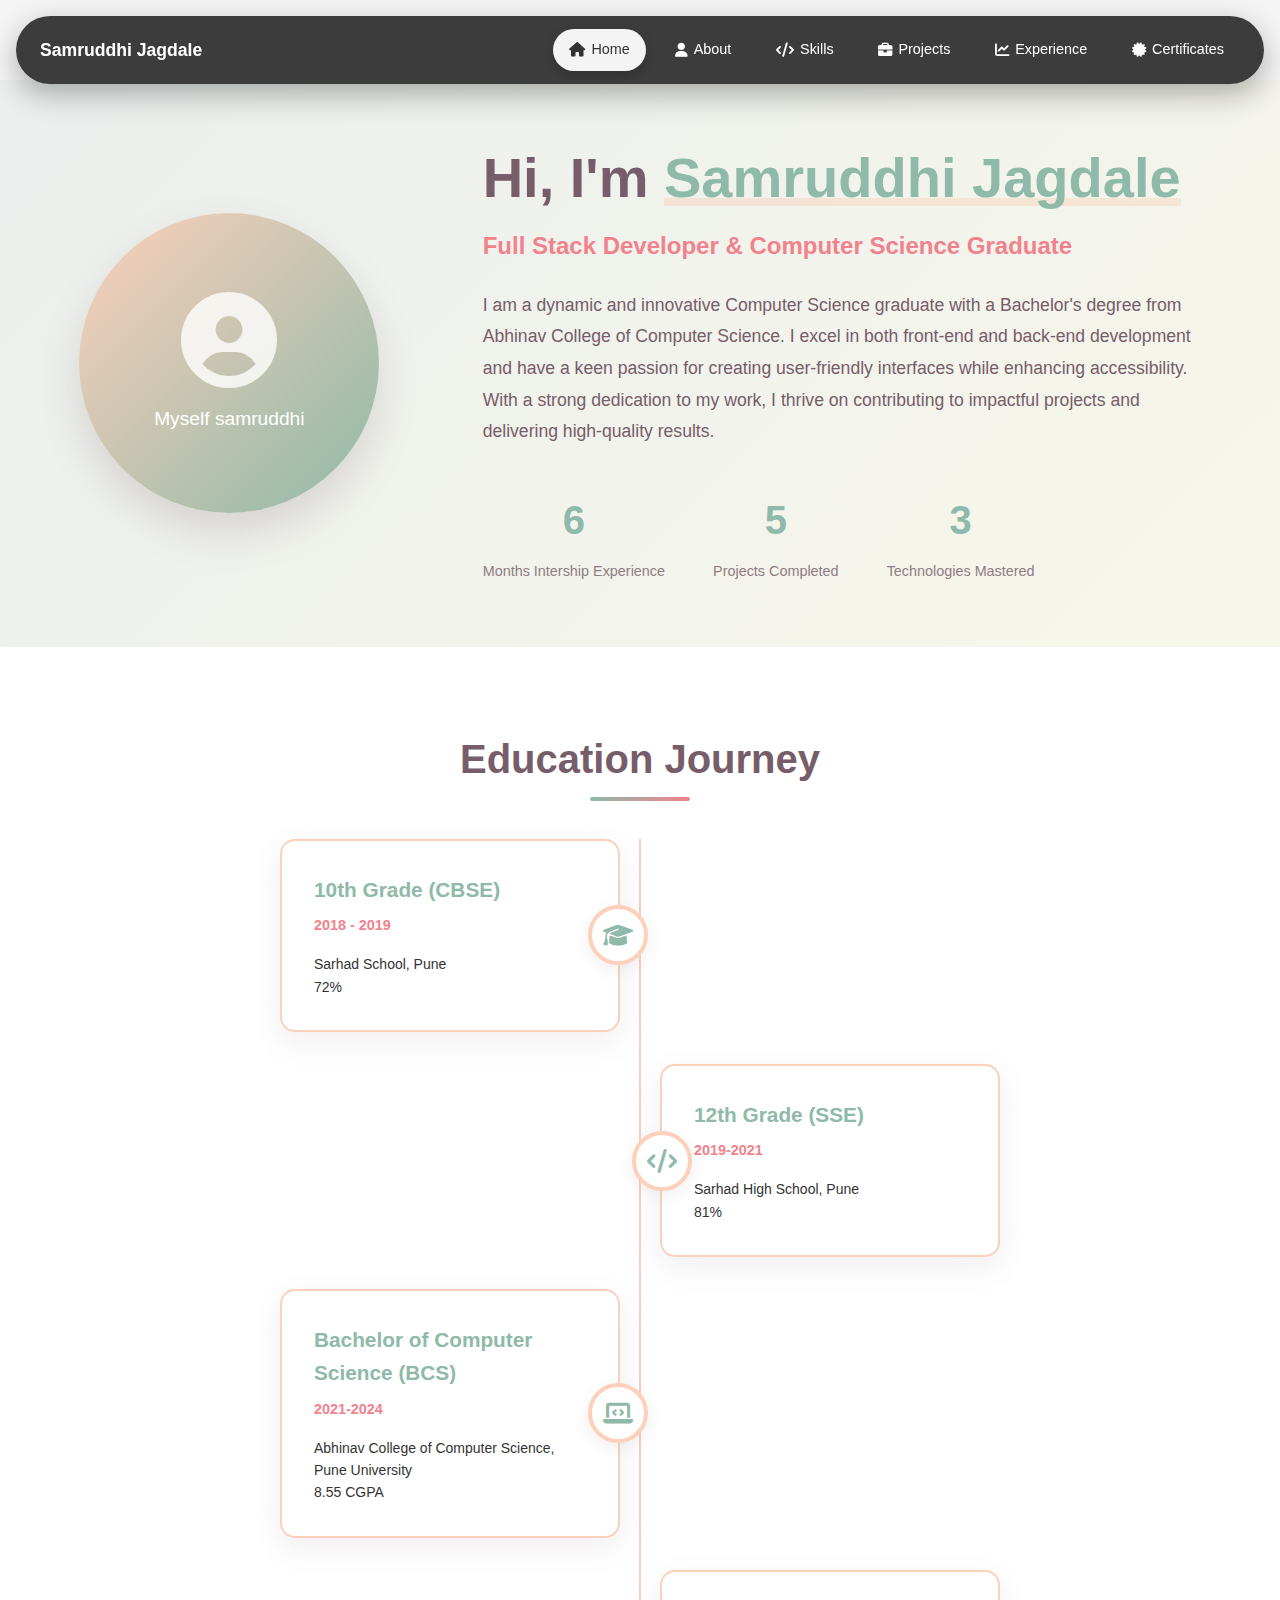
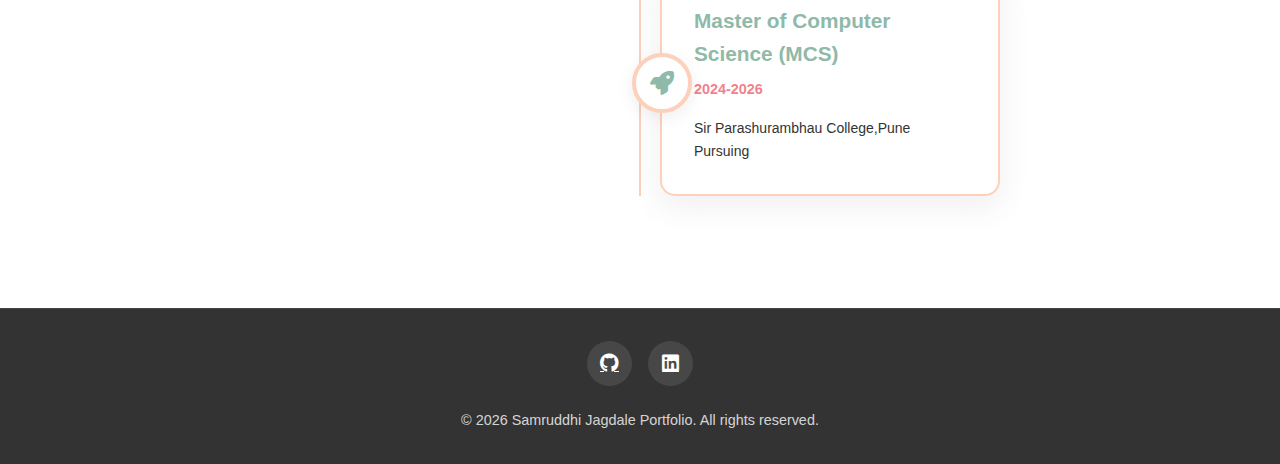
<file: about_me.html>
<!DOCTYPE html>
<html lang="en">
<head>
    <meta charset="UTF-8">
    <meta name="viewport" content="width=device-width, initial-scale=1.0">
    <title>About Me - Samruddhi Jagdale</title>
    <link rel="stylesheet" href="style.css">
    <link rel="stylesheet" href="https://cdnjs.cloudflare.com/ajax/libs/font-awesome/6.4.0/css/all.min.css">
</head>
<body>

    <nav class="navbar" id="navbar">
        <div class="nav-container">
          
            <div class="logo">
                <span>Samruddhi Jagdale</span>
            </div>

            
            <ul class="nav-menu">
                <li class="nav-item">
                    <a href="index.html" class="nav-link active">
                        <i class="fas fa-home"></i>
                        <span>Home</span>
                    </a>
                </li>
                <li class="nav-item">
                    <a href="about_me.html" class="nav-link">
                        <i class="fas fa-user"></i>
                        <span>About</span>
                    </a>
                </li>
                <li class="nav-item">
                    <a href="skills.html" class="nav-link">
                        <i class="fas fa-code"></i>
                        <span>Skills</span>
                    </a>
                </li>
                <li class="nav-item">
                    <a href="projects.html" class="nav-link">
                        <i class="fas fa-briefcase"></i>
                        <span>Projects</span>
                    </a>
                </li>
                <li class="nav-item">
                    <a href="experience.html" class="nav-link">
                        <i class="fas fa-chart-line"></i>
                        <span>Experience</span>
                    </a>
                </li>
                <li class="nav-item">
                    <a href="certificates.html" class="nav-link">
                        <i class="fas fa-certificate"></i>
                        <span>Certificates</span>
                    </a>
                </li>
                
            </ul>
         
            <div class="hamburger" id="hamburger">
                <span class="bar"></span>
                <span class="bar"></span>
                <span class="bar"></span>
            </div>
        </div>
    </nav>

  
    <main class="main-content">
       
        <section id="about-hero" class="about-hero-section">
            <div class="hero-container">
                <div class="hero-image">
                    <div class="image-placeholder">
                        <i class="fas fa-user-circle"></i>
                        <p>Myself samruddhi</p>
                    </div>
                </div>
                <div class="hero-text">
                    <h1 class="hero-title">Hi, I'm <span class="highlight">Samruddhi Jagdale</span></h1>
                    <p class="hero-subtitle">Full Stack Developer & Computer Science Graduate</p>
                    <p class="hero-description">
                       I am a dynamic and innovative Computer Science graduate with a Bachelor's degree from Abhinav College of Computer Science.
                            I excel in both front-end and back-end development and have a keen passion for creating user-friendly interfaces while
                            enhancing accessibility. With a strong dedication to my work, I thrive on contributing to impactful projects and delivering
                            high-quality results.
                    </p>
                    <div class="hero-stats">
                        <div class="stat">
                            <span class="stat-number" data-target="2">6</span>
                            <span class="stat-label">Months Intership Experience</span>
                        </div>
                        <div class="stat">
                            <span class="stat-number" data-target="15">5</span>
                            <span class="stat-label">Projects Completed</span>
                        </div>
                        <div class="stat">
                            <span class="stat-number" data-target="10">3</span>
                            <span class="stat-label">Technologies Mastered</span>
                        </div>
                    </div>
                </div>
            </div>
        </section>

       
        <section id="journey" class="journey-section">
            <div class="section-container">
                <h2 class="section-title">Education Journey</h2>
                <div class="timeline">
                    <div class="timeline-item">
                        <div class="timeline-content">
                            <h3>10th Grade (CBSE)</h3>
                            <p class="timeline-date">2018 - 2019</p>
                            <p>Sarhad School, Pune</p>
                            <p>72%</p>
                            <div class="timeline-icon">
                                <i class="fas fa-graduation-cap"></i>
                            </div>
                        </div>
                    </div>
                    <div class="timeline-item">
                        <div class="timeline-content">
                             <h3>12th Grade (SSE)</h3>
                            <p class="timeline-date">2019-2021</p>
                            <p>Sarhad High School, Pune</p>
                            <p>81%</p>
                            <div class="timeline-icon">
                                <i class="fas fa-code"></i>
                            </div>
                        </div>
                    </div>
                    <div class="timeline-item">
                        <div class="timeline-content">
                             <h3>Bachelor of Computer Science (BCS)</h3>
                            <p class="timeline-date">2021-2024</p>
                            <p>Abhinav College of Computer Science, Pune University</p>
                            <p>8.55 CGPA</p>
                            <div class="timeline-icon">
                                <i class="fas fa-laptop-code"></i>
                            </div>
                        </div>
                    </div>
                    <div class="timeline-item">
                        <div class="timeline-content">
                            <h3>Master of Computer Science (MCS)</h3>
                            <p class="timeline-date">2024-2026</p>
                            <p>Sir Parashurambhau College,Pune</p>
                            <p>Pursuing</p>
                            <div class="timeline-icon">
                                <i class="fas fa-rocket"></i>
                            </div>
                        </div>
                    </div>
                </div>
            </div>
        </section>

        

    
    <footer class="footer">
        <div class="footer-content">
            <div class="social-links">
                <a href="https://github.com/Samurddhi" class="social-link">
                    <i class="fab fa-github"></i>
                </a>
                <a href="https://in.linkedin.com/in/samrudhi-jagdale-922146294" class="social-link">
                    <i class="fab fa-linkedin"></i>
                </a>
                
            </div>
            <p>&copy; 2024 Samruddhi Jagdale Portfolio. All rights reserved.</p>
        </div>
    </footer>


    <script src="script.js"></script>
</body>
</html>
</file>
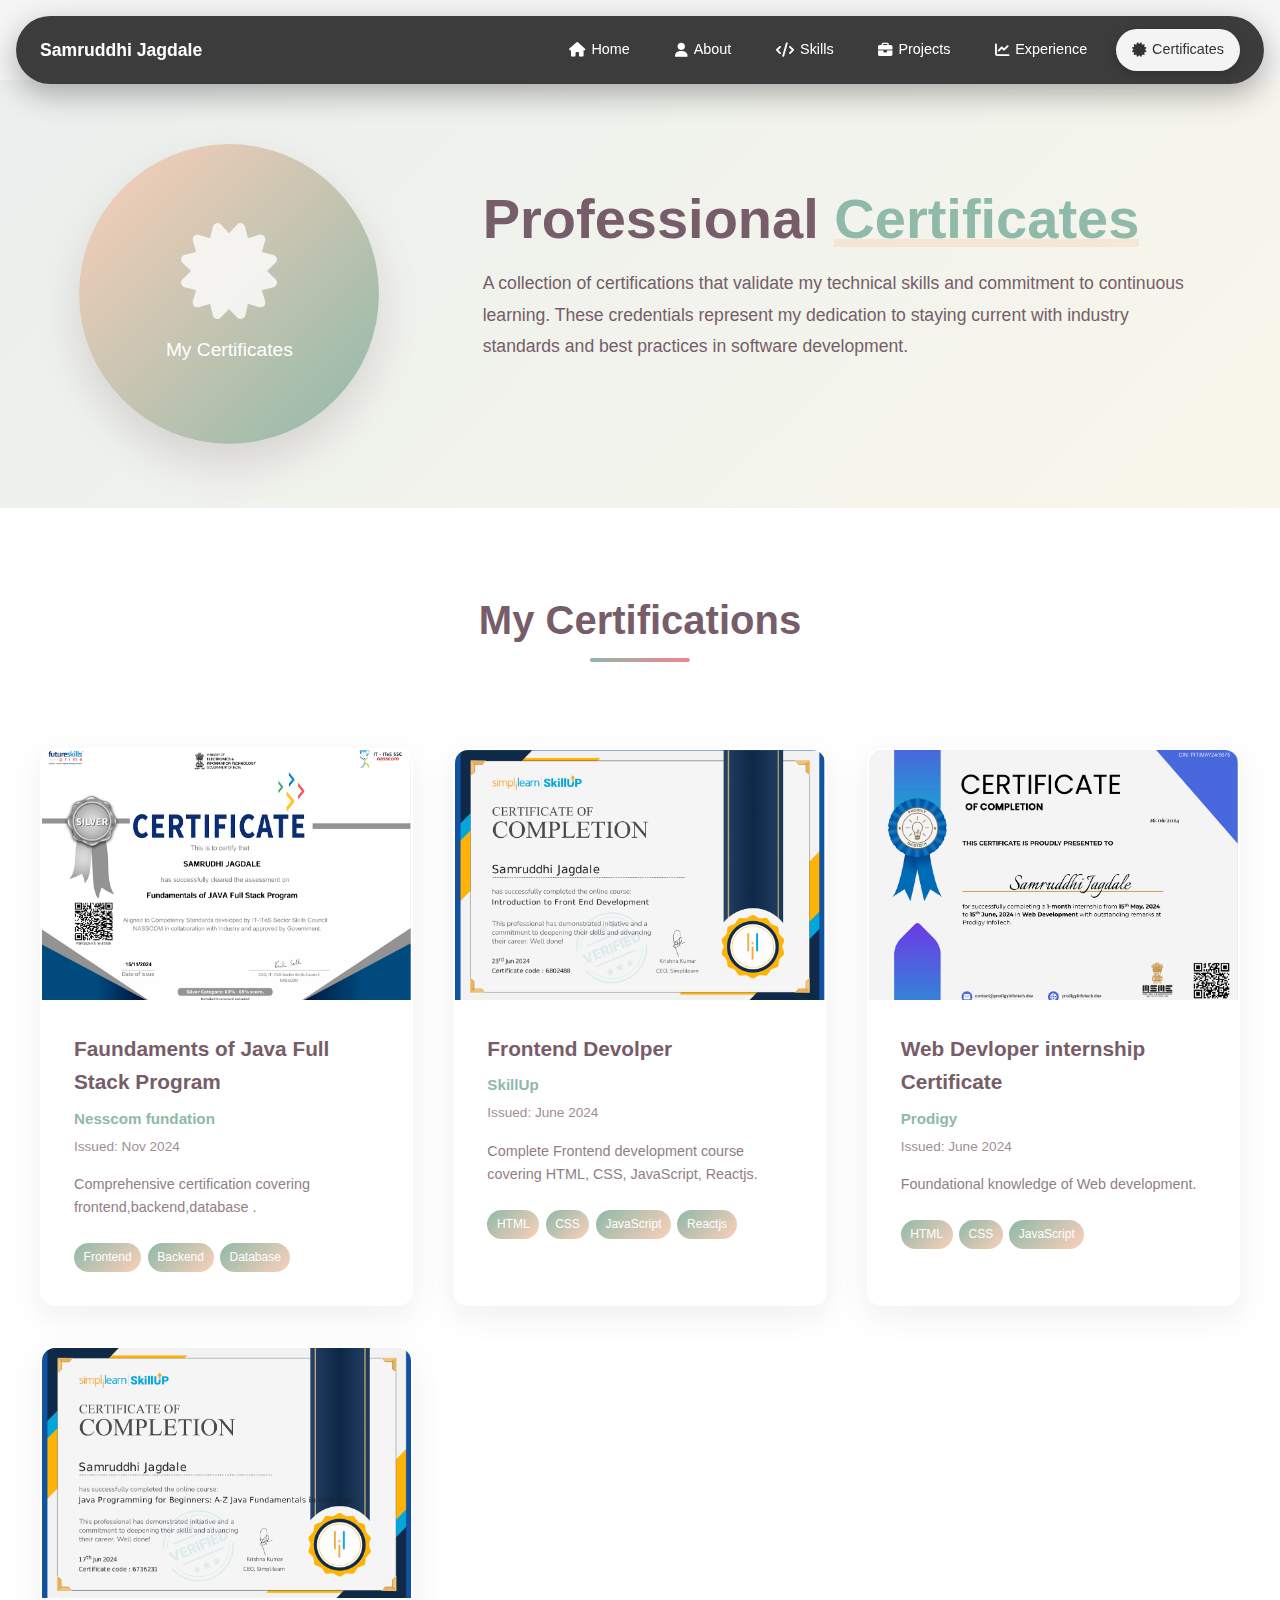
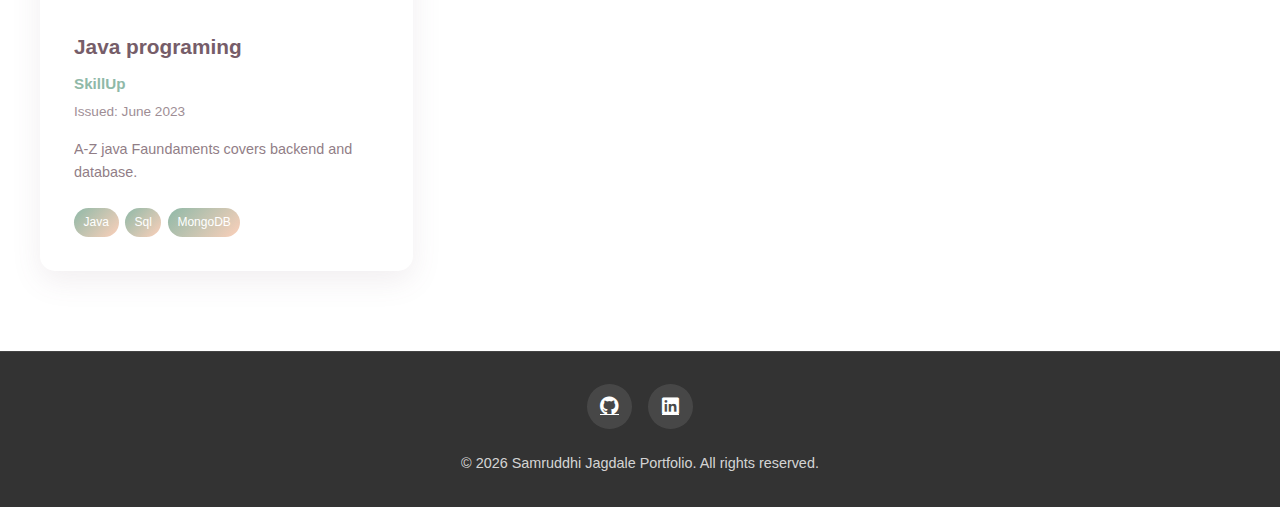
<file: certificates.html>
<!DOCTYPE html>
<html lang="en">
<head>
    <meta charset="UTF-8">
    <meta name="viewport" content="width=device-width, initial-scale=1.0">
    <title>Certificates - Samruddhi Jagdale</title>
    <link rel="stylesheet" href="style.css">
    <link rel="stylesheet" href="https://cdnjs.cloudflare.com/ajax/libs/font-awesome/6.4.0/css/all.min.css">
</head>
<body>

    <nav class="navbar" id="navbar">
        <div class="nav-container">
         
            <div class="logo">
             
                <span>Samruddhi Jagdale</span>
            </div>

            <ul class="nav-menu">
                <li class="nav-item">
                    <a href="index.html" class="nav-link">
                        <i class="fas fa-home"></i>
                        <span>Home</span>
                    </a>
                </li>
                <li class="nav-item">
                    <a href="about.html" class="nav-link">
                        <i class="fas fa-user"></i>
                        <span>About</span>
                    </a>
                </li>
                <li class="nav-item">
                    <a href="skills.html" class="nav-link">
                        <i class="fas fa-code"></i>
                        <span>Skills</span>
                    </a>
                </li>
                <li class="nav-item">
                    <a href="projects.html" class="nav-link">
                        <i class="fas fa-briefcase"></i>
                        <span>Projects</span>
                    </a>
                </li>
                <li class="nav-item">
                    <a href="experience.html" class="nav-link">
                        <i class="fas fa-chart-line"></i>
                        <span>Experience</span>
                    </a>
                </li>
                <li class="nav-item">
                    <a href="certificates.html" class="nav-link active">
                        <i class="fas fa-certificate"></i>
                        <span>Certificates</span>
                    </a>
                </li>
                
            </ul>

            
            <div class="hamburger" id="hamburger">
                <span class="bar"></span>
                <span class="bar"></span>
                <span class="bar"></span>
            </div>
        </div>
    </nav>


    <main class="main-content">
      
        <section id="certificates-hero" class="about-hero-section">
            <div class="hero-container">
                <div class="hero-image">
                    <div class="image-placeholder">
                        <i class="fas fa-certificate"></i>
                        <p>My Certificates</p>
                    </div>
                </div>
                <div class="hero-text">
                    <h1 class="hero-title">Professional <span class="highlight">Certificates</span></h1>
                    <p class="hero-description">
                        A collection of certifications that validate my technical skills and commitment to continuous
                        learning. These credentials represent my dedication to staying current with industry standards
                        and best practices in software development.
                    </p>
                    </div>
                </div>
            </div>
        </section>

   
<section id="certificates-grid" class="journey-section">
    <div class="section-container">
        <h2 class="section-title">My Certifications</h2>

        <div class="certificates-grid">

         
            <div class="certificate-card">
                <div class="certificate-image">
                    <img src="images/c (3).png" alt="Java Full Stack Program">
                </div>
                <div class="certificate-content">
                    <h3>Faundaments of Java Full Stack Program</h3>
                    <p class="certificate-issuer">Nesscom fundation</p>
                    <p class="certificate-date">Issued: Nov 2024</p>
                    <p class="certificate-description">
                        Comprehensive certification covering frontend,backend,database .
                    </p>
                    <div class="certificate-skills">
                        <span class="skill-tag">Frontend</span>
                        <span class="skill-tag">Backend</span>
                        <span class="skill-tag">Database</span>
                        
                    </div>
                </div>
            </div>

            <div class="certificate-card">
                <div class="certificate-image">
                    <img src="images/c (4).png" alt="Frontend Devolper">
                </div>
                <div class="certificate-content">
                    <h3>Frontend Devolper</h3>
                    <p class="certificate-issuer">SkillUp</p>
                    <p class="certificate-date">Issued: June 2024</p>
                    <p class="certificate-description">
                        Complete Frontend development course covering HTML, CSS, JavaScript, Reactjs.
                    </p>
                    <div class="certificate-skills">
                        <span class="skill-tag">HTML</span>
                        <span class="skill-tag">CSS</span>
                        <span class="skill-tag">JavaScript</span>
                        <span class="skill-tag">Reactjs</span>
                    </div>
                </div>
            </div>

  
            <div class="certificate-card">
                <div class="certificate-image">
                    <img src="images/c (1).png" alt="Web Devloper internship">
                </div>
                <div class="certificate-content">
                    <h3>Web Devloper internship Certificate</h3>
                    <p class="certificate-issuer">Prodigy</p>
                    <p class="certificate-date">Issued: June 2024</p>
                    <p class="certificate-description">
                        Foundational knowledge of Web development.
                    </p>
                    <div class="certificate-skills">
                        <span class="skill-tag">HTML</span>
                        <span class="skill-tag">CSS</span>
                        <span class="skill-tag">JavaScript</span>
                    </div>
                </div>
            </div>

     
            <div class="certificate-card">
                <div class="certificate-image">
                    <img src="images/c (2).png" alt="Java programing">
                </div>
                <div class="certificate-content">
                    <h3>Java programing </h3>
                    <p class="certificate-issuer">SkillUp</p>
                    <p class="certificate-date">Issued: June 2023</p>
                    <p class="certificate-description">
                        A-Z java Faundaments covers backend and database.
                    </p>
                    <div class="certificate-skills">
                        <span class="skill-tag">Java</span>
                        <span class="skill-tag">Sql</span>
                        <span class="skill-tag">MongoDB</span>
                    </div>
                </div>
            </div>

        </div>
    </div>
</section>


   
    <footer class="footer">
        <div class="footer-content">
            <div class="social-links">
                <a href="https://github.com/Samurddhi" class="social-link">
                    <i class="fab fa-github"></i>
                </a>
                <a href="https://in.linkedin.com/in/samrudhi-jagdale-922146294" class="social-link">
                    <i class="fab fa-linkedin"></i>
                </a>
                
            </div>
            <p>&copy; 2024 Samruddhi Jagdale Portfolio. All rights reserved.</p>
        </div>
    </footer>

    <script src="script.js"></script>
    
</body>
</html>
</file>
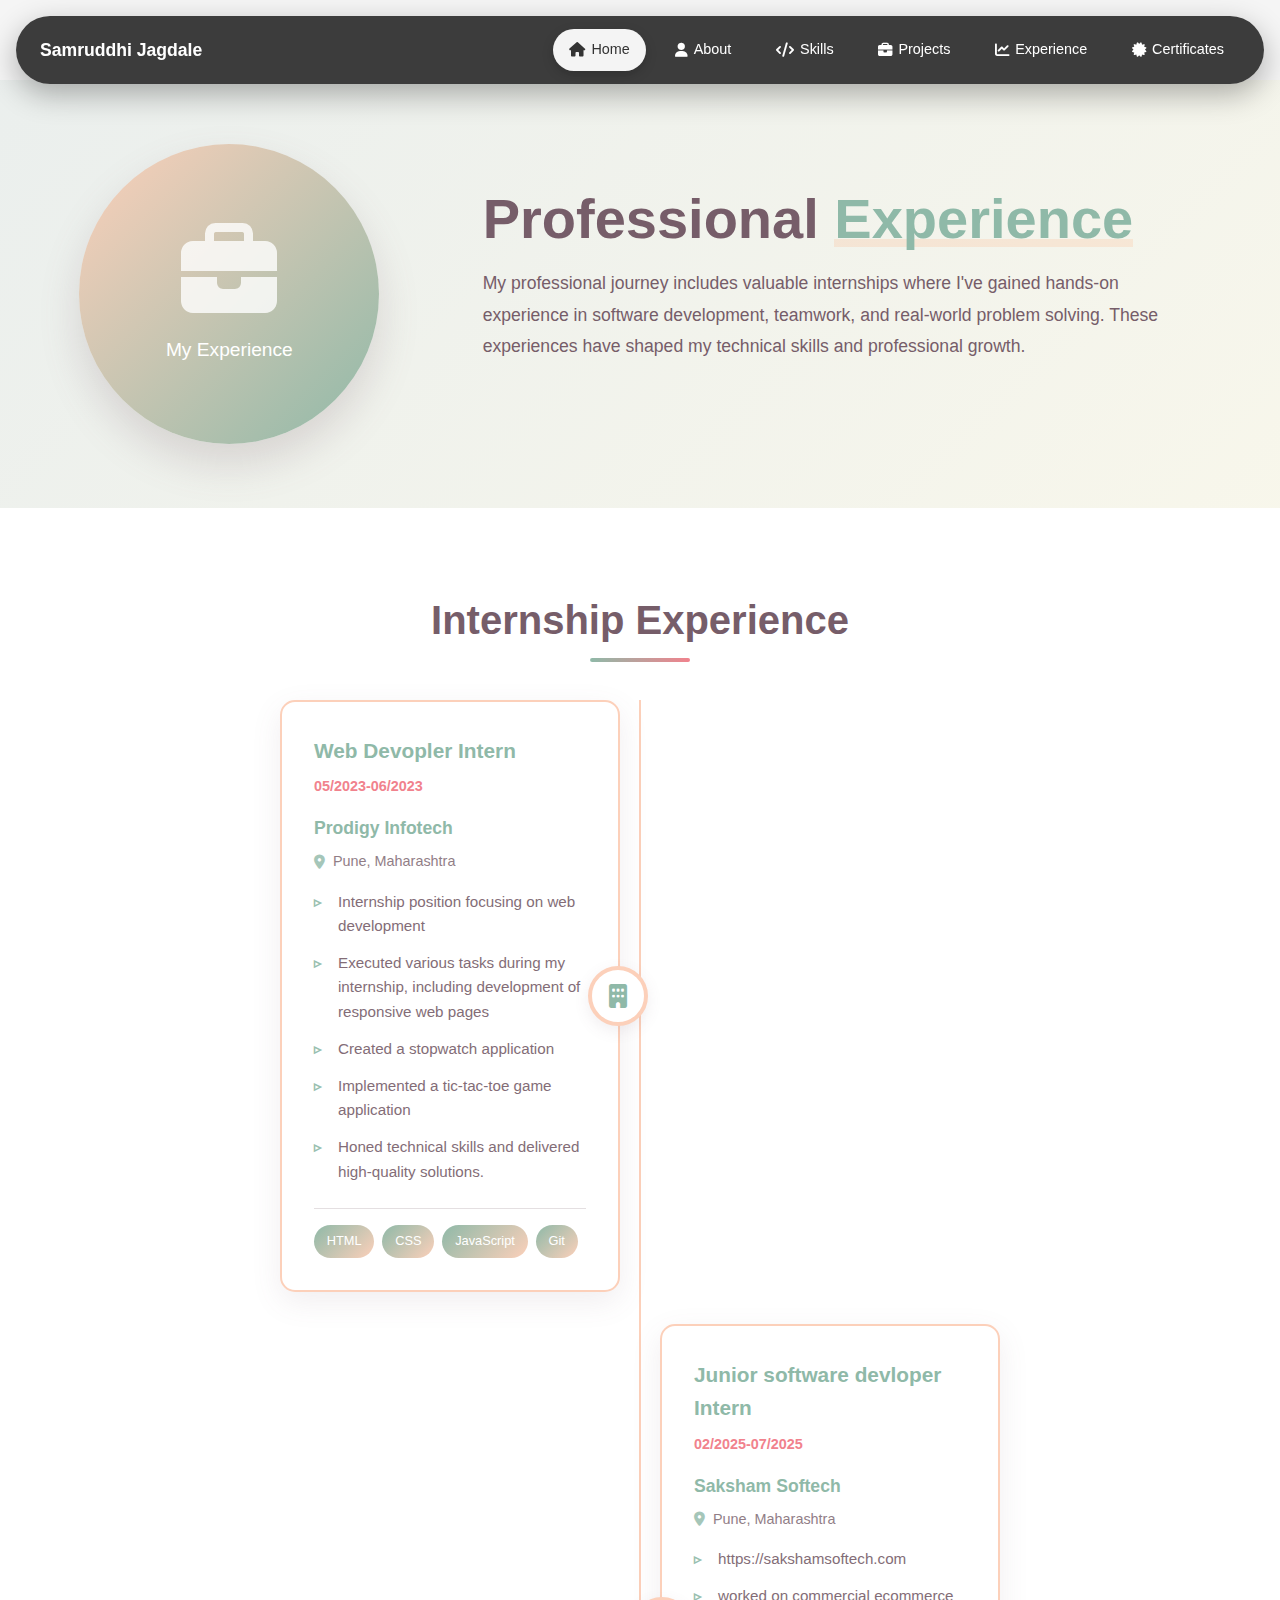
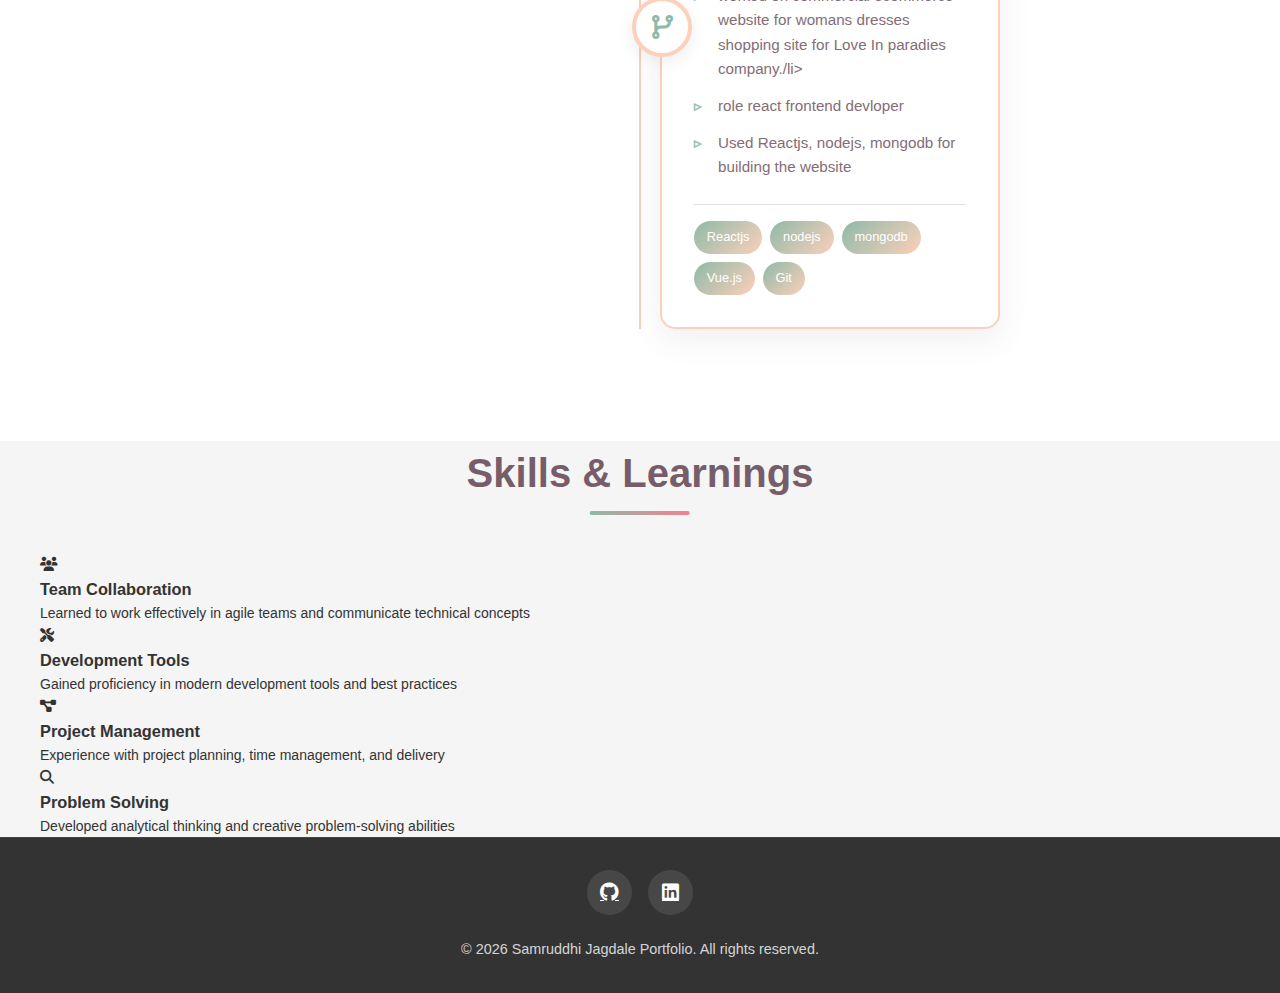
<file: experience.html>
<!DOCTYPE html>
<html lang="en">
<head>
    <meta charset="UTF-8">
    <meta name="viewport" content="width=device-width, initial-scale=1.0">
    <title>Experience - Samruddhi Jagdale</title>
    <link rel="stylesheet" href="style.css">
    <link rel="stylesheet" href="https://cdnjs.cloudflare.com/ajax/libs/font-awesome/6.4.0/css/all.min.css">
</head>
<body>

    <nav class="navbar" id="navbar">
        <div class="nav-container">
          
            <div class="logo">
                <span>Samruddhi Jagdale</span>
            </div>

           
            <ul class="nav-menu">
                <li class="nav-item">
                    <a href="index.html" class="nav-link active">
                        <i class="fas fa-home"></i>
                        <span>Home</span>
                    </a>
                </li>
                <li class="nav-item">
                    <a href="about_me.html" class="nav-link">
                        <i class="fas fa-user"></i>
                        <span>About</span>
                    </a>
                </li>
                <li class="nav-item">
                    <a href="skills.html" class="nav-link">
                        <i class="fas fa-code"></i>
                        <span>Skills</span>
                    </a>
                </li>
                <li class="nav-item">
                    <a href="projects.html" class="nav-link">
                        <i class="fas fa-briefcase"></i>
                        <span>Projects</span>
                    </a>
                </li>
                <li class="nav-item">
                    <a href="experience.html" class="nav-link">
                        <i class="fas fa-chart-line"></i>
                        <span>Experience</span>
                    </a>
                </li>
                <li class="nav-item">
                    <a href="certificates.html" class="nav-link">
                        <i class="fas fa-certificate"></i>
                        <span>Certificates</span>
                    </a>
                </li>
                
            </ul>

            
            <div class="hamburger" id="hamburger">
                <span class="bar"></span>
                <span class="bar"></span>
                <span class="bar"></span>
            </div>
        </div>
    </nav>

 
    <main class="main-content">
   
        <section id="experience-hero" class="about-hero-section">
            <div class="hero-container">
                <div class="hero-image">
                    <div class="image-placeholder">
                        <i class="fas fa-briefcase"></i>
                        <p>My Experience</p>
                    </div>
                </div>
                <div class="hero-text">
                    <h1 class="hero-title">Professional <span class="highlight">Experience</span></h1>
                    <p class="hero-description">
                        My professional journey includes valuable internships where I've gained hands-on experience
                        in software development, teamwork, and real-world problem solving. These experiences have
                        shaped my technical skills and professional growth.
                    </p>
                    
                </div>
            </div>
        </section>

        
        <section id="internships" class="journey-section">
            <div class="section-container">
                <h2 class="section-title">Internship Experience</h2>
                <div class="timeline">
                    <div class="timeline-item">
                        <div class="timeline-content">
                            <h3>Web Devopler Intern</h3>
                            <p class="timeline-date">05/2023-06/2023</p>
                            <div class="internship-details">
                                <h4>Prodigy Infotech</h4>
                                <p class="location"><i class="fas fa-map-marker-alt"></i> Pune, Maharashtra</p>
                                <ul class="responsibilities">
                                    <li>Internship position focusing on web development</li>
                                    <li>Executed various tasks during my internship, including development of responsive web pages</li>
                                    <li>Created a stopwatch application</li>
                                    <li>Implemented a tic-tac-toe game application</li>
                                    <li>Honed technical skills and delivered high-quality solutions.</li>
                                </ul>
                                <div class="tech-stack">
                                    <span class="tech-tag">HTML</span>
                                    <span class="tech-tag">CSS</span>
                                    <span class="tech-tag">JavaScript</span>
                                    <span class="tech-tag">Git</span>

                                </div>
                            </div>
                            <div class="timeline-icon">
                                <i class="fas fa-building"></i>
                            </div>
                        </div>
                    </div>

                    <div class="timeline-item">
                        <div class="timeline-content">
                            <h3>Junior software devloper Intern</h3>
                            <p class="timeline-date">02/2025-07/2025</p>
                            <div class="internship-details">
                                <h4>Saksham Softech</h4>
                                <p class="location"><i class="fas fa-map-marker-alt"></i> Pune, Maharashtra</p>
                                <ul class="responsibilities">
                                    <li>https://sakshamsoftech.com</li>
                                    <li>worked on commercial ecommerce website for womans dresses shopping site for Love In paradies company./li>
                                    <li>role react frontend devloper</li>
                                    <li>Used Reactjs, nodejs, mongodb for building the website</li>
            
                                </ul>
                                <div class="tech-stack">
                                    <span class="tech-tag">Reactjs</span>
                                    <span class="tech-tag">nodejs</span>
                                    <span class="tech-tag">mongodb</span>
                                    <span class="tech-tag">Vue.js</span>
                                    <span class="tech-tag">Git</span>
                                </div>
                            </div>
                            <div class="timeline-icon">
                                <i class="fas fa-code-branch"></i>
                            </div>
                        </div>
                    </div>
                </div>
            </div>
        </section>


        <section id="skills-gained" class="passion-section">
            <div class="section-container">
                <h2 class="section-title">Skills & Learnings</h2>
                <div class="passion-grid">
                    <div class="passion-card">
                        <div class="passion-icon">
                            <i class="fas fa-users"></i>
                        </div>
                        <h3>Team Collaboration</h3>
                        <p>Learned to work effectively in agile teams and communicate technical concepts</p>
                    </div>
                    <div class="passion-card">
                        <div class="passion-icon">
                            <i class="fas fa-tools"></i>
                        </div>
                        <h3>Development Tools</h3>
                        <p>Gained proficiency in modern development tools and best practices</p>
                    </div>
                    <div class="passion-card">
                        <div class="passion-icon">
                            <i class="fas fa-project-diagram"></i>
                        </div>
                        <h3>Project Management</h3>
                        <p>Experience with project planning, time management, and delivery</p>
                    </div>
                    <div class="passion-card">
                        <div class="passion-icon">
                            <i class="fas fa-search"></i>
                        </div>
                        <h3>Problem Solving</h3>
                        <p>Developed analytical thinking and creative problem-solving abilities</p>
                    </div>
                </div>
            </div>
        </section>


    <footer class="footer">
        <div class="footer-content">
            <div class="social-links">
                <a href="https://github.com/Samurddhi" class="social-link">
                    <i class="fab fa-github"></i>
                </a>
                <a href="https://in.linkedin.com/in/samrudhi-jagdale-922146294" class="social-link">
                    <i class="fab fa-linkedin"></i>
                </a>
                
            </div>
            <p>&copy; 2024 Samruddhi Jagdale Portfolio. All rights reserved.</p>
        </div>
    </footer>

    <script src="script.js"></script>
</body>
</html>
</file>
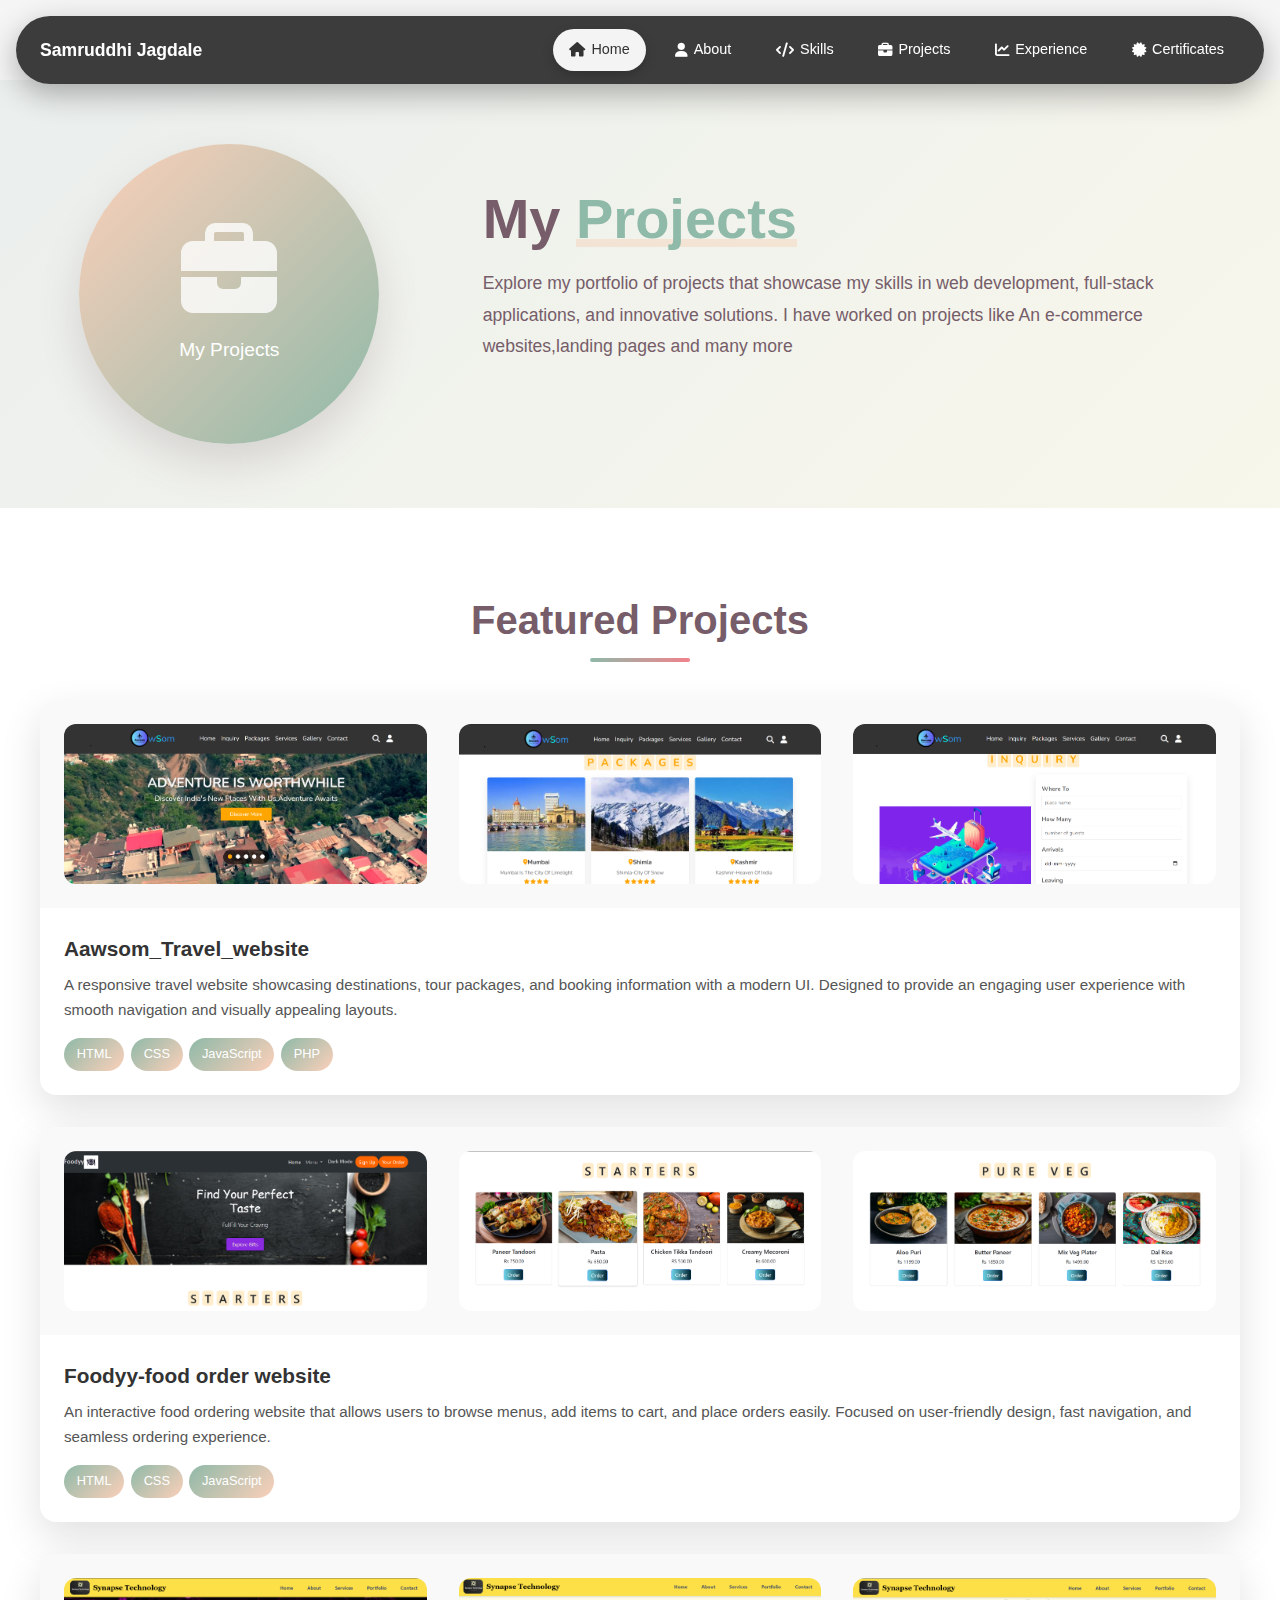
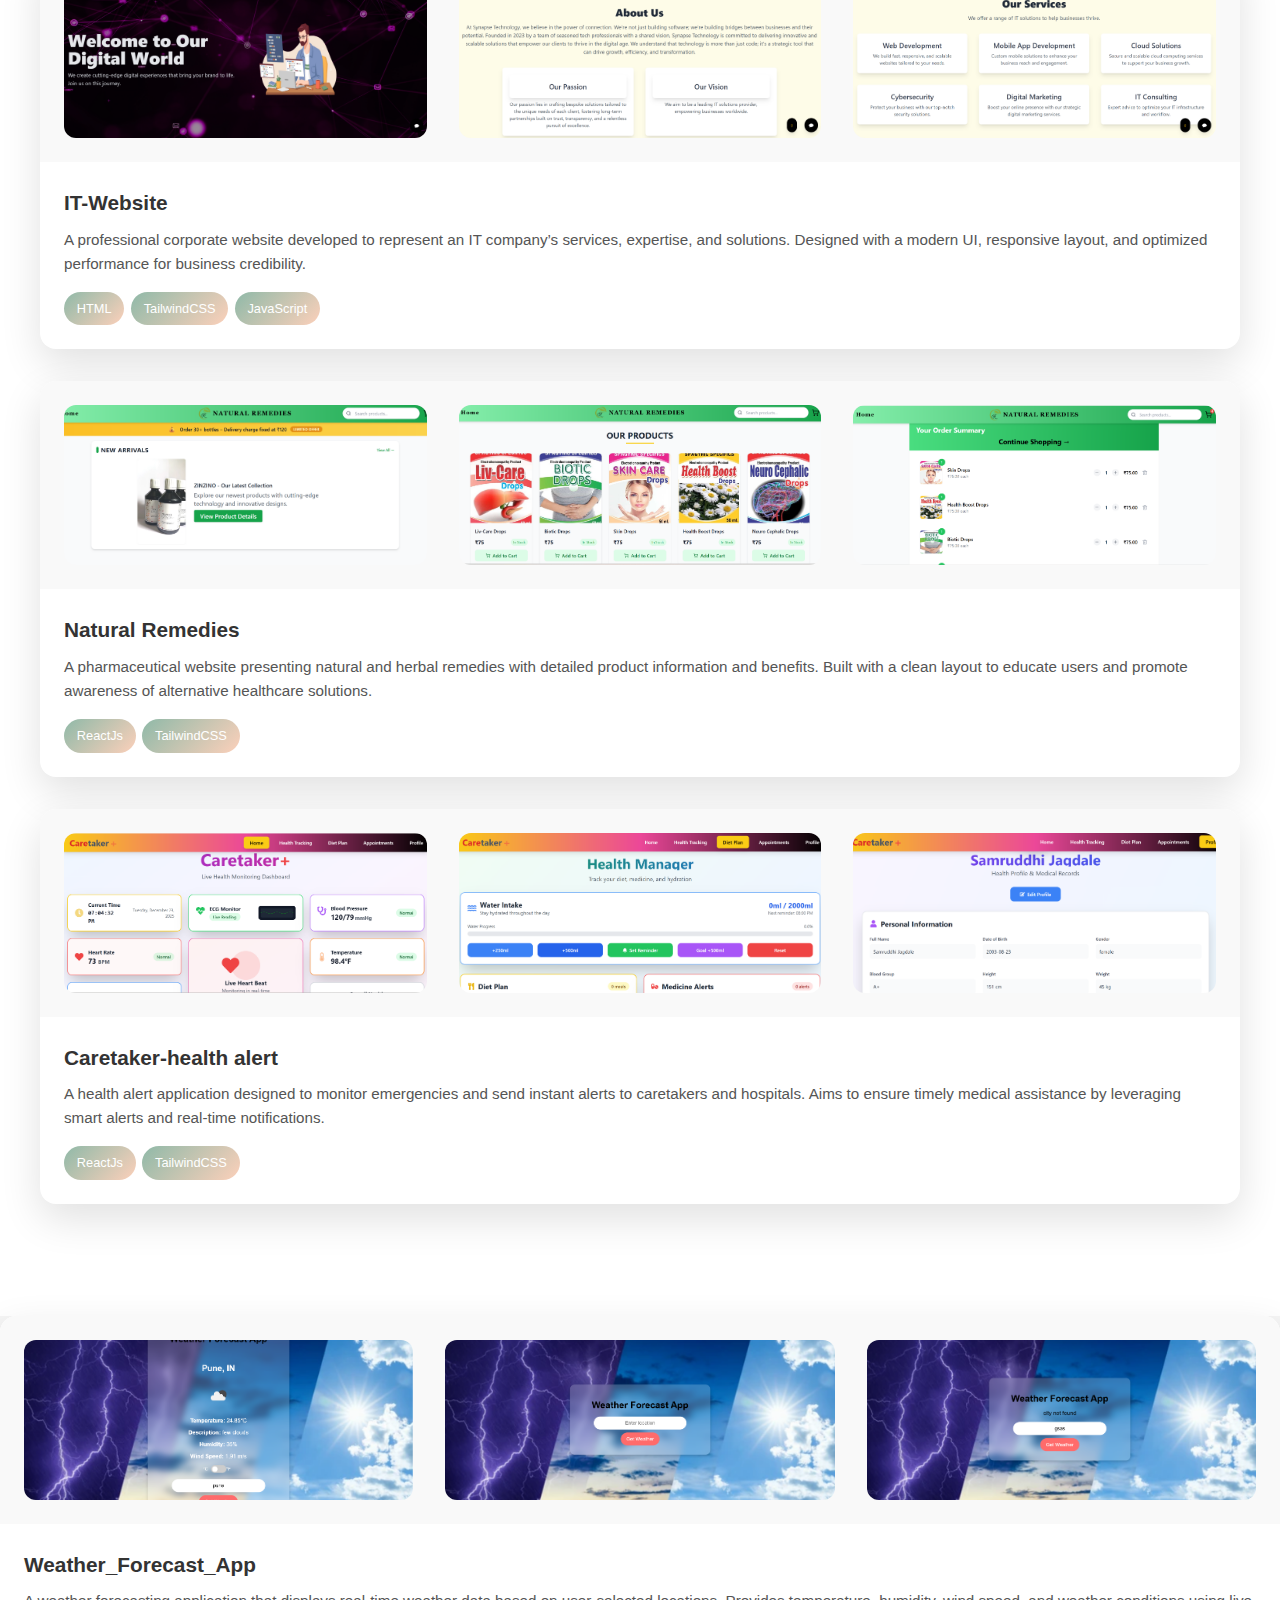
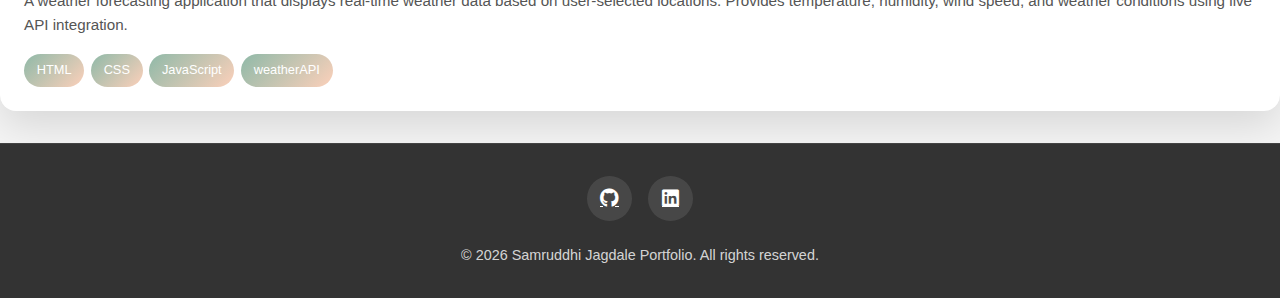
<file: projects.html>
<!DOCTYPE html>
<html lang="en">
<head>
    <meta charset="UTF-8">
    <meta name="viewport" content="width=device-width, initial-scale=1.0">
    <title>Projects - Samruddhi Jagdale</title>
    <link rel="stylesheet" href="style.css">
    <link rel="stylesheet" href="https://cdnjs.cloudflare.com/ajax/libs/font-awesome/6.4.0/css/all.min.css">
</head>
<body>
 
    <nav class="navbar" id="navbar">
        <div class="nav-container">
         
            <div class="logo">
                <span>Samruddhi Jagdale</span>
            </div>

            
            <ul class="nav-menu">
                <li class="nav-item">
                    <a href="index.html" class="nav-link active">
                        <i class="fas fa-home"></i>
                        <span>Home</span>
                    </a>
                </li>
                <li class="nav-item">
                    <a href="about_me.html" class="nav-link">
                        <i class="fas fa-user"></i>
                        <span>About</span>
                    </a>
                </li>
                <li class="nav-item">
                    <a href="skills.html" class="nav-link">
                        <i class="fas fa-code"></i>
                        <span>Skills</span>
                    </a>
                </li>
                <li class="nav-item">
                    <a href="projects.html" class="nav-link">
                        <i class="fas fa-briefcase"></i>
                        <span>Projects</span>
                    </a>
                </li>
                <li class="nav-item">
                    <a href="experience.html" class="nav-link">
                        <i class="fas fa-chart-line"></i>
                        <span>Experience</span>
                    </a>
                </li>
                <li class="nav-item">
                    <a href="certificates.html" class="nav-link">
                        <i class="fas fa-certificate"></i>
                        <span>Certificates</span>
                    </a>
                </li>
                
            </ul>

          
            <div class="hamburger" id="hamburger">
                <span class="bar"></span>
                <span class="bar"></span>
                <span class="bar"></span>
            </div>
        </div>
    </nav>

  
    <main class="main-content">
    
        <section id="projects-hero" class="about-hero-section">
            <div class="hero-container">
                <div class="hero-image">
                    <div class="image-placeholder">
                        <i class="fas fa-briefcase"></i>
                        <p>My Projects</p>
                    </div>
                </div>
                <div class="hero-text">
                    <h1 class="hero-title">My <span class="highlight">Projects</span></h1>
                    <p class="hero-description">
                        Explore my portfolio of projects that showcase my skills in web development,
                        full-stack applications, and innovative solutions. I have worked on projects like An e-commerce websites,landing pages and many more 
                    </p>
                    
                    </div>
                </div>
            </div>
        </section>

      
        <section id="featured-projects" class="journey-section">
            <div class="section-container">
                <h2 class="section-title">Featured Projects</h2>
                <div class="projects-grid">
           
                    <div class="project-card">
                        <div class="project-image">
                            <img src="images/p1_a.png" alt="E-Commerce Platform" >
                             <img src="images/p1_b.png" alt="E-Commerce Platform" >
                              <img src="images/p1_C.png" alt="E-Commerce Platform" >
                            <div class="project-overlay">
                                <div class="project-links">
                                    <a href="#" class="project-link" title="Live Demo">
                                        <i class="fas fa-external-link-alt"></i>
                                    </a>
                                    <a href="https://github.com/Samurddhi/Aawsom_Travel_website.git" class="project-link" title="GitHub">
                                        <i class="fab fa-github"></i>
                                    </a>
                                </div>
                            </div>
                        </div>
                        <div class="project-content">
                            <h3 class="project-title">Aawsom_Travel_website</h3>
                            <p class="project-description">
                                A responsive travel website showcasing destinations, tour packages, and booking information with a modern UI.
Designed to provide an engaging user experience with smooth navigation and visually appealing layouts.
                            </p>
                            <div class="project-tech">
                                <span class="tech-tag">HTML</span>
                                <span class="tech-tag">CSS</span>
                                <span class="tech-tag">JavaScript</span>
                                <span class="tech-tag">PHP</span>
                            </div>
                        </div>
                    </div>

                    
                    <div class="project-card">
                        <div class="project-image">
                            <img src="images/p2_a (1).png" alt="Task Management App" >
                            <img src="images/p2_a (2).png" alt="Task Management App" >
                            <img src="images/p2_a (3).png" alt="Task Management App" >
                            <div class="project-overlay">
                                <div class="project-links">
                                    <a href="https://foodyy-web.netlify.app/" class="project-link" title="Live Demo">
                                        <i class="fas fa-external-link-alt"></i>
                                    </a>
                                    <a href="https://github.com/Samurddhi/Foodyy.git" class="project-link" title="GitHub">
                                        <i class="fab fa-github"></i>
                                    </a>
                                </div>
                            </div>
                        </div>
                        <div class="project-content">
                            <h3 class="project-title">Foodyy-food order website</h3>
                            <p class="project-description">
                                An interactive food ordering website that allows users to browse menus, add items to cart, and place orders easily.
Focused on user-friendly design, fast navigation, and seamless ordering experience.
                            </p>
                            <div class="project-tech">
                                <span class="tech-tag">HTML</span>
                                <span class="tech-tag">CSS</span>
                                <span class="tech-tag">JavaScript</span>
                            </div>
                        </div>
                    </div>

                  
                    <div class="project-card">
                        <div class="project-image">
                            <img src="images/p3_b (1).png" alt="IT-Website" >
                            <img src="images/p3_b (2).png" alt="IT-Website" >
                            <img src="images/p3_b (3).png" alt="IT-Website" >
                            <div class="project-overlay">
                                <div class="project-links">
                                    <a href="https://synapsetechnology.netlify.app/" class="project-link" title="Live Demo">
                                        <i class="fas fa-external-link-alt"></i>
                                    </a>
                                    <a href="https://github.com/Samurddhi/IT-Website.git" class="project-link" title="GitHub">
                                        <i class="fab fa-github"></i>
                                    </a>
                                </div>
                            </div>
                        </div>
                        <div class="project-content">
                            <h3 class="project-title">IT-Website</h3>
                            <p class="project-description">
                                A professional corporate website developed to represent an IT company’s services, expertise, and solutions.
Designed with a modern UI, responsive layout, and optimized performance for business credibility.
                            </p>
                            <div class="project-tech">
                                <span class="tech-tag">HTML</span>
                                <span class="tech-tag">TailwindCSS</span>
                                <span class="tech-tag">JavaScript</span>
                            </div>
                        </div>
                    </div>

                    
                
                    <div class="project-card">
                        <div class="project-image">
                            <img src="images/p5 (1).png" alt="Natural Remedies" >
                            <img src="images/p5 (2).png" alt="Natural Remedies" >
                            <img src="images/p5 (3).png" alt="Natural Remedies" >
                            <div class="project-overlay">
                                <div class="project-links">
                                    <a href="https://naturalremedies.netlify.app/" class="project-link" title="Live Demo">
                                        <i class="fas fa-external-link-alt"></i>
                                    </a>
                                    <a href="https://github.com/Samurddhi/Natural_Remedies.git" class="project-link" title="GitHub">
                                        <i class="fab fa-github"></i>
                                    </a>
                                </div>
                            </div>
                        </div>
                        <div class="project-content">
                            <h3 class="project-title">Natural Remedies</h3>
                            <p class="project-description">
                               A pharmaceutical website presenting natural and herbal remedies with detailed product information and benefits.
Built with a clean layout to educate users and promote awareness of alternative healthcare solutions.
                            </p>
                            <div class="project-tech">
                                <span class="tech-tag">ReactJs</span>
                                <span class="tech-tag">TailwindCSS</span>

                            </div>
                        </div>
                    </div>
                    
                 
                    <div class="project-card">
                        <div class="project-image">
                            <img src="images/p6 (1).png" alt="Caretaker" >
                            <img src="images/p6 (2).png" alt=" Caretaker" >
                            <img src="images/p6 (3).png" alt=" Caretaker" >
                            <div class="project-overlay">
                                <div class="project-links">
                                    <a href="#" class="project-link" title="Live Demo">
                                        <i class="fas fa-external-link-alt"></i>
                                    </a>
                                    <a href="https://github.com/Samurddhi/Caretaker1.git" class="project-link" title="GitHub">
                                        <i class="fab fa-github"></i>
                                    </a>
                                </div>
                            </div>
                        </div>
                        <div class="project-content">
                            <h3 class="project-title">Caretaker-health alert </h3>
                            <p class="project-description">
                               A health alert application designed to monitor emergencies and send instant alerts to caretakers and hospitals.
Aims to ensure timely medical assistance by leveraging smart alerts and real-time notifications.
                            </p>
                            <div class="project-tech">
                                 <span class="tech-tag">ReactJs</span>
                                <span class="tech-tag">TailwindCSS</span>
                            </div>
                        </div>
                    </div>
                </div>
            </div>
        </section>
        
 
        <div class="project-card">
            <div class="project-image">
                <img src="images/p4_c (1).png" alt="Weather_Forecast_App" >
                 <img src="images/p4_c (2).png" alt="Weather_Forecast_App" >
                  <img src="images/p4_c.png" alt="Weather_Forecast_App" >
                <div class="project-overlay">
                    <div class="project-links">
                        <a href="https://weathera123.netlify.app/" class="project-link" title="Live Demo">
                            <i class="fas fa-external-link-alt"></i>
                        </a>
                        <a href="https://github.com/Samurddhi/Weather_Forecast_App.git" class="project-link" title="GitHub">
                            <i class="fab fa-github"></i>
                        </a>
                    </div>
                </div>
            </div>
            <div class="project-content">
                <h3 class="project-title">Weather_Forecast_App</h3>
                <p class="project-description">
                    A weather forecasting application that displays real-time weather data based on user-selected locations.
Provides temperature, humidity, wind speed, and weather conditions using live API integration.
                </p>
                <div class="project-tech">
                    <span class="tech-tag">HTML</span>
                    <span class="tech-tag">CSS</span>
                    <span class="tech-tag">JavaScript</span>
                     <span class="tech-tag">weatherAPI</span>
                </div>
            </div>
        </div>
        
    
   <footer class="footer">
        <div class="footer-content">
            <div class="social-links">
                <a href="https://github.com/Samurddhi" class="social-link">
                    <i class="fab fa-github"></i>
                </a>
                <a href="https://in.linkedin.com/in/samrudhi-jagdale-922146294" class="social-link">
                    <i class="fab fa-linkedin"></i>
                </a>
                
            </div>
            <p>&copy; 2024 Samruddhi Jagdale Portfolio. All rights reserved.</p>
        </div>
    </footer>

    <script src="script.js"></script>
</body>
</html>
</file>
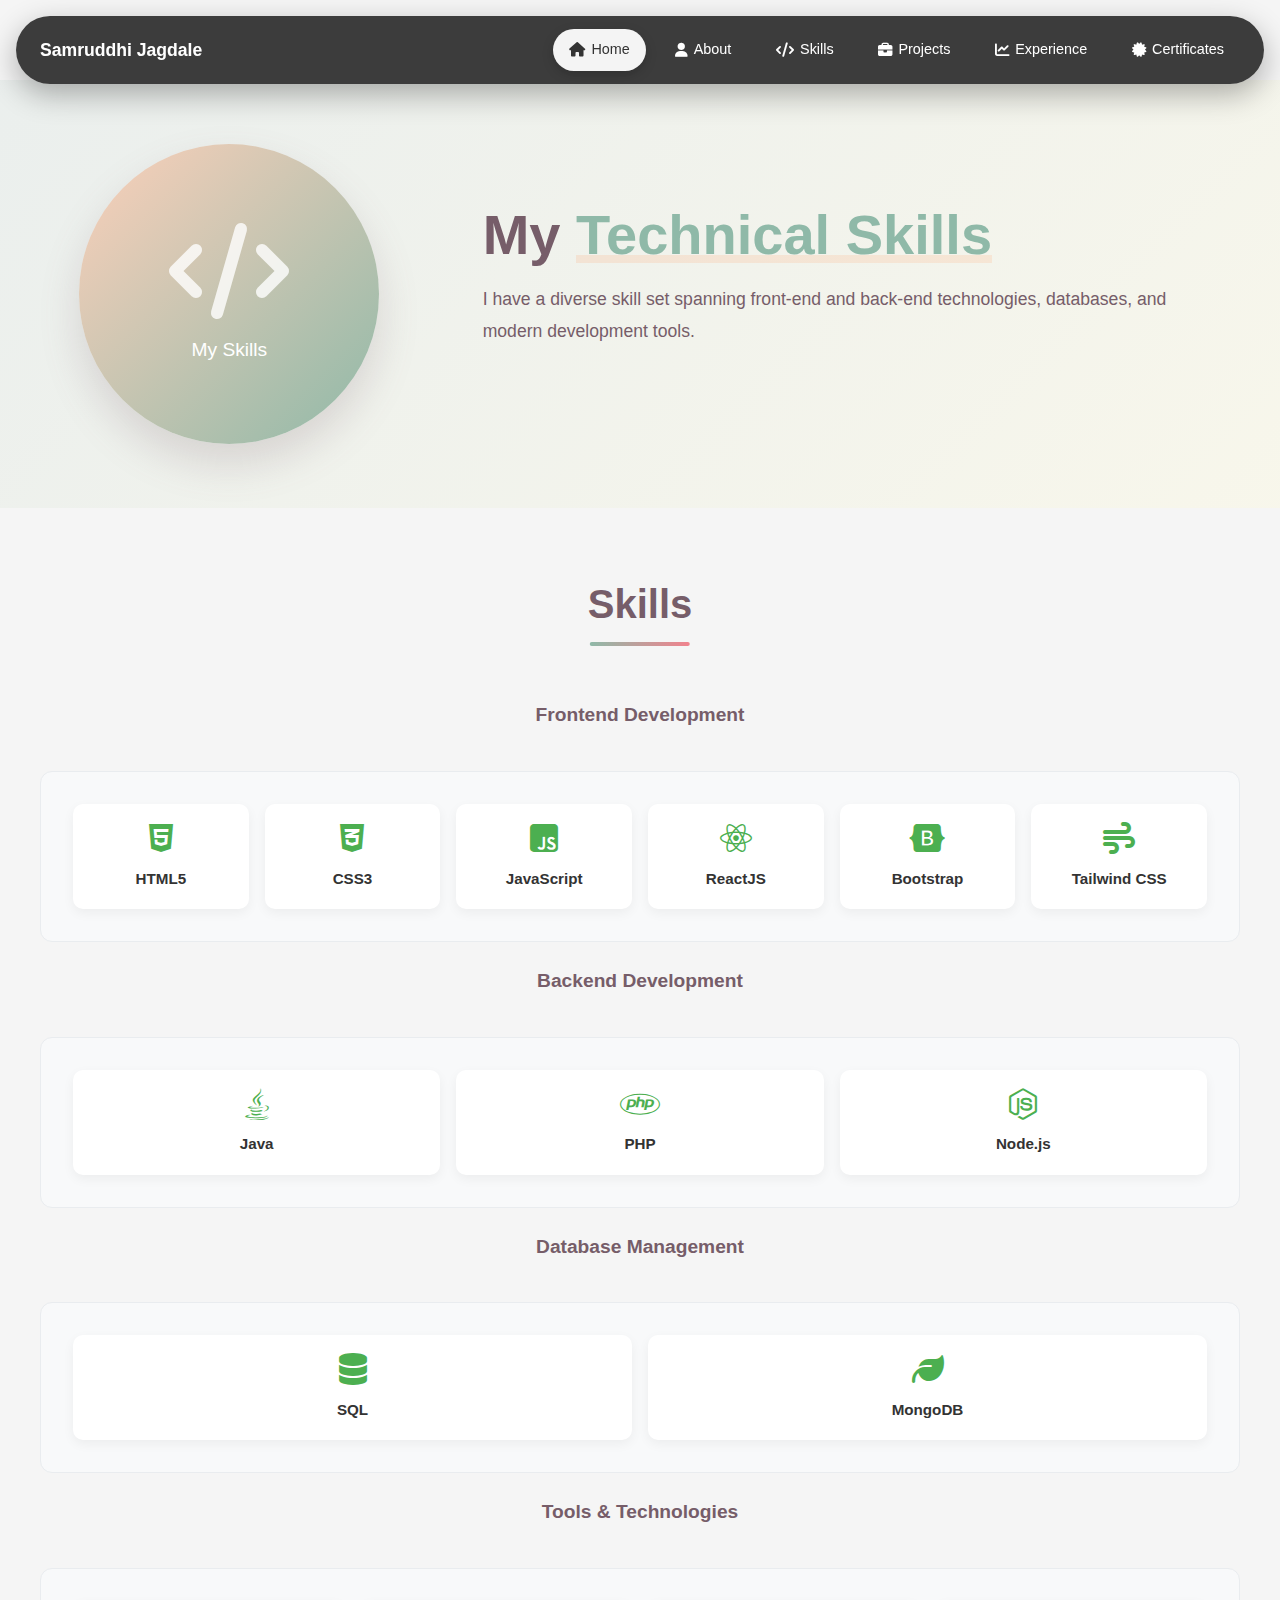
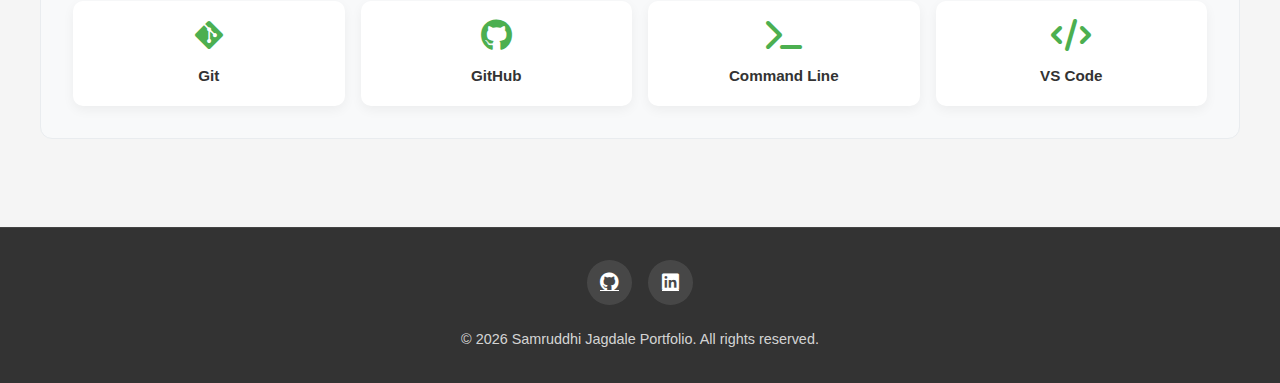
<file: skills.html>
<!DOCTYPE html>
<html lang="en">
<head>
    <meta charset="UTF-8">
    <meta name="viewport" content="width=device-width, initial-scale=1.0">
    <title>Skills - Samruddhi Jagdale</title>
    <link rel="stylesheet" href="style.css">
    <link rel="stylesheet" href="https://cdnjs.cloudflare.com/ajax/libs/font-awesome/6.4.0/css/all.min.css">
</head>
<body>
    
    <nav class="navbar" id="navbar">
        <div class="nav-container">
       
            <div class="logo">
               
                <span>Samruddhi Jagdale</span>
            </div>

         
            <ul class="nav-menu">
                <li class="nav-item">
                    <a href="index.html" class="nav-link active">
                        <i class="fas fa-home"></i>
                        <span>Home</span>
                    </a>
                </li>
                <li class="nav-item">
                    <a href="about_me.html" class="nav-link">
                        <i class="fas fa-user"></i>
                        <span>About</span>
                    </a>
                </li>
                <li class="nav-item">
                    <a href="skills.html" class="nav-link">
                        <i class="fas fa-code"></i>
                        <span>Skills</span>
                    </a>
                </li>
                <li class="nav-item">
                    <a href="projects.html" class="nav-link">
                        <i class="fas fa-briefcase"></i>
                        <span>Projects</span>
                    </a>
                </li>
                <li class="nav-item">
                    <a href="experience.html" class="nav-link">
                        <i class="fas fa-chart-line"></i>
                        <span>Experience</span>
                    </a>
                </li>
                <li class="nav-item">
                    <a href="certificates.html" class="nav-link">
                        <i class="fas fa-certificate"></i>
                        <span>Certificates</span>
                    </a>
                </li>
                
            </ul>
         
            <div class="hamburger" id="hamburger">
                <span class="bar"></span>
                <span class="bar"></span>
                <span class="bar"></span>
            </div>
        </div>
    </nav>

    <main class="main-content">
    
        <section id="skills-hero" class="about-hero-section">
            <div class="hero-container">
                <div class="hero-image">
                    <div class="image-placeholder">
                        <i class="fas fa-code"></i>
                        <p>My Skills</p>
                    </div>
                </div>
                <div class="hero-text">
                    <h1 class="hero-title">My <span class="highlight">Technical Skills</span></h1>
                    <p class="hero-description">
                        I have a diverse skill set spanning front-end and back-end technologies, databases,
                        and modern development tools. 
                    </p>
                   
                    </div>
                </div>
            </div>
        </section>

<section id="skills" class="skills-section">
    <div class="section-container">
        <h2 class="section-title">Skills</h2>


        <h3 class="skills-subtitle">Frontend Development</h3>
        <div class="skills-grid compact">
            <div class="skill-item"><i class="fab fa-html5"></i><span>HTML5</span></div>
            <div class="skill-item"><i class="fab fa-css3-alt"></i><span>CSS3</span></div>
            <div class="skill-item"><i class="fab fa-js-square"></i><span>JavaScript</span></div>
            <div class="skill-item"><i class="fab fa-react"></i><span>ReactJS</span></div>
            <div class="skill-item"><i class="fab fa-bootstrap"></i><span>Bootstrap</span></div>
            <div class="skill-item"><i class="fas fa-wind"></i><span>Tailwind CSS</span></div>
        </div>

     
        <h3 class="skills-subtitle">Backend Development</h3>
        <div class="skills-grid compact">
            <div class="skill-item"><i class="fab fa-java"></i><span>Java</span></div>
            <div class="skill-item"><i class="fab fa-php"></i><span>PHP</span></div>
            <div class="skill-item"><i class="fab fa-node-js"></i><span>Node.js</span></div>
        </div>

        <h3 class="skills-subtitle">Database Management</h3>
        <div class="skills-grid compact">
            <div class="skill-item"><i class="fas fa-database"></i><span>SQL</span></div>
            <div class="skill-item"><i class="fas fa-leaf"></i><span>MongoDB</span></div>
        </div>

        <h3 class="skills-subtitle">Tools & Technologies</h3>
        <div class="skills-grid compact">
            <div class="skill-item"><i class="fab fa-git-alt"></i><span>Git</span></div>
            <div class="skill-item"><i class="fab fa-github"></i><span>GitHub</span></div>
            <div class="skill-item"><i class="fas fa-terminal"></i><span>Command Line</span></div>
            <div class="skill-item"><i class="fas fa-code"></i><span>VS Code</span></div>
        </div>
    </div>
</section>

 
    <footer class="footer">
        <div class="footer-content">
            <div class="social-links">
                <a href="https://github.com/Samurddhi" class="social-link">
                    <i class="fab fa-github"></i>
                </a>
                <a href="https://in.linkedin.com/in/samrudhi-jagdale-922146294" class="social-link">
                    <i class="fab fa-linkedin"></i>
                </a>
                
            </div>
            <p>&copy; 2024 Samruddhi Jagdale Portfolio. All rights reserved.</p>
        </div>
    </footer>

    <script src="script.js"></script>
</body>
</html>
</file>
<file: style.css>
/* ===== RESET & BASE STYLES ===== */
* {
    margin: 0;
    padding: 0;
    box-sizing: border-box;
    font-family: 'Segoe UI', Tahoma, Geneva, Verdana, sans-serif;
}

html {
    font-size: 16px;
    scroll-behavior: smooth;
}

body {
    color: #333;
    line-height: 1.6;
    overflow-x: hidden;
    min-height: 100vh;
    background-color: #f5f5f5;
    font-size: 14px;
}

/* ===== COLOR PALETTE ===== */
:root {
    --primary-color: #4CAF50;
    --secondary-color: #667eea;
    --accent-color: #764ba2;
    --light-color: #f5f5f5;
    --dark-color: #333;
    --text-color: #333;
    --white: #ffffff;
    --shadow: 0 10px 30px rgba(0, 0, 0, 0.1);
    --transition: all 0.3s ease;
}

/* ===== VIDEO BACKGROUND ===== */
.video-background {
    position: fixed;
    top: 0;
    left: 0;
    width: 100%;
    height: 100vh;
    z-index: -2;
    overflow: hidden;
}

.video-background video {
    position: absolute;
    top: 50%;
    left: 50%;
    min-width: 100%;
    min-height: 100%;
    width: auto;
    height: auto;
    transform: translate(-50%, -50%);
    object-fit: cover;
}

.video-overlay {
    position: absolute;
    top: 0;
    left: 0;
    width: 100%;
    height: 100%;
    background: rgba(0, 0, 0, 0.6);
    backdrop-filter: blur(2px);
}

/* ===== NAVBAR ===== */
.navbar {
    position: fixed;
    top: 1rem;
    left: 1rem;
    right: 1rem;
    background-color: rgba(50, 50, 50, 0.95);
    backdrop-filter: blur(10px);
    border-radius: 50px;
    box-shadow: 0 10px 30px rgba(0, 0, 0, 0.3);
    z-index: 1000;
    transition: var(--transition);
    max-width: 1400px;
    margin: 0 auto;
}

.nav-container {
    display: flex;
    justify-content: space-between;
    align-items: center;
    padding: 0.8rem 1.5rem;
    max-width: 1400px;
    margin: 0 auto;
}

.logo {
    display: flex;
    align-items: center;
    color: white;
    font-weight: 600;
    font-size: 1.1rem;
    text-decoration: none;
    transition: var(--transition);
    z-index: 1001;
}

.logo i {
    margin-right: 8px;
    font-size: 1.4rem;
    color: var(--primary-color);
}

.logo:hover {
    color: var(--primary-color);
}

.nav-menu {
    display: flex;
    list-style: none;
    gap: 0.8rem;
    transition: var(--transition);
}

.nav-item {
    position: relative;
}

.nav-link {
    display: flex;
    align-items: center;
    color: white;
    text-decoration: none;
    font-weight: 500;
    padding: 0.6rem 1rem;
    border-radius: 30px;
    transition: var(--transition);
    position: relative;
    overflow: hidden;
    z-index: 1;
    font-size: 0.9rem;
}

.nav-link i {
    margin-right: 6px;
    font-size: 0.9rem;
}

.nav-link::before {
    content: '';
    position: absolute;
    top: 0;
    left: 0;
    width: 100%;
    height: 100%;
    background-color: rgba(255, 255, 255, 0.95);
    border-radius: 30px;
    transform: scaleX(0);
    transform-origin: right;
    transition: transform 0.3s ease;
    z-index: -1;
}

.nav-link:hover::before {
    transform: scaleX(1);
    transform-origin: left;
}

.nav-link:hover {
    color: var(--dark-color);
    transform: translateY(-2px);
}

.nav-link.active {
    background-color: rgba(255, 255, 255, 0.95);
    color: var(--dark-color);
    box-shadow: 0 4px 12px rgba(0, 0, 0, 0.2);
}

/* ===== HAMBURGER MENU ===== */
.hamburger {
    display: none;
    flex-direction: column;
    cursor: pointer;
    padding: 8px;
    z-index: 1001;
    background: transparent;
    border: none;
}

.bar {
    display: block;
    width: 25px;
    height: 3px;
    margin: 3px auto;
    background-color: white;
    border-radius: 2px;
    transition: var(--transition);
}

.hamburger.active .bar:nth-child(1) {
    transform: translateY(8px) rotate(45deg);
}

.hamburger.active .bar:nth-child(2) {
    opacity: 0;
}

.hamburger.active .bar:nth-child(3) {
    transform: translateY(-8px) rotate(-45deg);
}

/* ===== MAIN CONTENT ===== */
.main-content {
    position: relative;
    z-index: 1;
    padding-top: 80px;
}

/* ===== HOME SECTION ===== */
.home-section {
    min-height: calc(100vh - 80px);
    display: flex;
    align-items: center;
    justify-content: center;
    padding: 2rem 1rem;
    position: relative;
    color: white;
}

.container {
    display: grid;
    grid-template-columns: 1fr;
    gap: 2rem;
    max-width: 1200px;
    margin: 0 auto;
    width: 100%;
    align-items: center;
}

@media (min-width: 992px) {
    .container {
        grid-template-columns: 1fr 2fr 1fr;
    }
}

.left-section,
.right-section {
    display: flex;
    flex-direction: column;
    align-items: center;
    justify-content: center;
    height: 100%;
}

/* ===== BUTTONS ===== */
.attractive-btn {
    background: linear-gradient(135deg, var(--secondary-color) 0%, var(--accent-color) 100%);
    color: white;
    border: none;
    padding: 1rem 1.5rem;
    border-radius: 50px;
    font-size: 1rem;
    font-weight: 500;
    cursor: pointer;
    display: flex;
    align-items: center;
    justify-content: center;
    gap: 8px;
    transition: var(--transition);
    box-shadow: 0 8px 16px rgba(0, 0, 0, 0.3);
    position: relative;
    overflow: hidden;
    z-index: 1;
    min-width: 150px;
    width: 100%;
    max-width: 200px;
}

.attractive-btn::before {
    content: '';
    position: absolute;
    top: 0;
    left: 0;
    width: 100%;
    height: 100%;
    background: linear-gradient(135deg, var(--accent-color) 0%, var(--secondary-color) 100%);
    z-index: -1;
    opacity: 0;
    transition: opacity 0.3s ease;
}

.attractive-btn:hover {
    transform: translateY(-4px);
    box-shadow: 0 12px 24px rgba(0, 0, 0, 0.4);
}

.attractive-btn:hover::before {
    opacity: 1;
}

.attractive-btn:hover i {
    transform: rotate(180deg);
}

.attractive-btn i {
    transition: transform 0.3s ease;
    font-size: 0.9rem;
}

/* ===== DROPDOWNS ===== */
.work-btn-container,
.skills-btn-container {
    position: relative;
    display: inline-block;
    width: 100%;
    max-width: 200px;
}

.dropdown-menu {
    position: absolute;
    background: rgba(255, 255, 255, 0.98);
    backdrop-filter: blur(10px);
    border-radius: 12px;
    padding: 0.8rem 0;
    min-width: 220px;
    box-shadow: var(--shadow);
    opacity: 0;
    visibility: hidden;
    transform: translateY(8px);
    transition: var(--transition);
    z-index: 100;
    width: 100%;
    max-width: 280px;
}

.left-section .dropdown-menu {
    right: 0;
    top: calc(100% + 8px);
}

.right-section .dropdown-menu {
    left: 0;
    top: calc(100% + 8px);
}

.dropdown-menu.show {
    opacity: 1;
    visibility: visible;
    transform: translateY(0);
}

.dropdown-item {
    display: flex;
    align-items: center;
    padding: 0.8rem 1.2rem;
    color: var(--dark-color);
    text-decoration: none;
    transition: var(--transition);
    border-left: 2px solid transparent;
    font-size: 0.9rem;
}

.dropdown-item i {
    margin-right: 10px;
    font-size: 1rem;
    color: var(--secondary-color);
    width: 20px;
    text-align: center;
}

.dropdown-item:hover {
    background: rgba(102, 126, 234, 0.1);
    border-left: 2px solid var(--secondary-color);
    padding-left: 1.4rem;
}

/* ===== CENTER SECTION ===== */
.center-section {
    text-align: center;
    padding: 2rem;
    background: rgba(0, 0, 0, 0.4);
    border-radius: 25px;
    border: 1px solid rgba(255, 255, 255, 0.1);
    box-shadow: 0 16px 32px rgba(0, 0, 0, 0.3);
    margin: 1rem 0;
}

.name-title {
    margin-bottom: 1.2rem;
}

.first-name,
.last-name {
    font-size: 2.5rem;
    font-weight: 700;
    line-height: 1;
    margin: 0;
    text-transform: uppercase;
    letter-spacing: 1px;
}

@media (min-width: 768px) {
    .first-name,
    .last-name {
        font-size: 3rem;
        letter-spacing: 1.5px;
    }
}

.first-name {
    color: white;
    text-shadow: 2px 2px 4px rgba(0, 0, 0, 0.5);
}

.last-name {
    color: var(--primary-color);
    text-shadow: 2px 2px 4px rgba(0, 0, 0, 0.5);
}

.title {
    margin-bottom: 1.5rem;
}

.title h2 {
    font-size: 1.2rem;
    font-weight: 300;
    color: rgba(255, 255, 255, 0.9);
    margin-bottom: 0.4rem;
}

@media (min-width: 768px) {
    .title h2 {
        font-size: 1.4rem;
    }
}

.title-underline {
    width: 80px;
    height: 2.5px;
    background: linear-gradient(to right, transparent, var(--primary-color), transparent);
    margin: 0 auto;
}

.description {
    max-width: 500px;
    margin: 0 auto 2rem;
}

.description p {
    font-size: 0.95rem;
    line-height: 1.6;
    color: rgba(255, 255, 255, 0.85);
    margin-bottom: 0.8rem;
}

/* ===== CTA BUTTONS ===== */
.cta-buttons {
    display: flex;
    flex-direction: column;
    gap: 1rem;
    justify-content: center;
    margin-top: 1.5rem;
}

@media (min-width: 576px) {
    .cta-buttons {
        flex-direction: row;
        gap: 1.2rem;
    }
}

.cta-btn {
    display: inline-flex;
    align-items: center;
    justify-content: center;
    gap: 8px;
    padding: 0.9rem 1.8rem;
    border-radius: 50px;
    text-decoration: none;
    font-weight: 500;
    font-size: 0.95rem;
    transition: var(--transition);
    box-shadow: 0 6px 16px rgba(0, 0, 0, 0.3);
    min-width: 180px;
    text-align: center;
}

.hire-btn {
    background: linear-gradient(135deg, var(--primary-color) 0%, #2E7D32 100%);
    color: white;
}

.projects-btn {
    background: rgba(255, 255, 255, 0.95);
    color: var(--dark-color);
}

.cta-btn:hover {
    transform: translateY(-3px);
    box-shadow: 0 10px 20px rgba(0, 0, 0, 0.4);
}

.hire-btn:hover {
    background: linear-gradient(135deg, #2E7D32 0%, var(--primary-color) 100%);
}

.projects-btn:hover {
    background: white;
}

.cta-btn i {
    font-size: 0.9rem;
}

/* ===== ABOUT SECTION ===== */
.about-section {
    padding: 4rem 1rem;
    background-color: #c9c2ac;
    position: relative;
    z-index: 1;
}

@media (min-width: 768px) {
    .about-section {
        padding: 5rem 1.5rem;
    }
}

.about-container {
    max-width: 1200px;
    margin: 0 auto;
}

.section-title {
    text-align: center;
    font-size: 1.8rem;
    color: var(--dark-color);
    margin-bottom: 2rem;
    position: relative;
    display: inline-block;
    left: 50%;
    transform: translateX(-50%);
}

@media (min-width: 768px) {
    .section-title {
        font-size: 2.2rem;
        margin-bottom: 3rem;
    }
}

.section-title::after {
    content: '';
    position: absolute;
    bottom: -10px;
    left: 0;
    width: 100%;
    height: 3px;
    background: linear-gradient(90deg, transparent, var(--primary-color), transparent);
}

.about-content {
    display: grid;
    grid-template-columns: 1fr;
    gap: 2rem;
    align-items: start;
}

@media (min-width: 992px) {
    .about-content {
        grid-template-columns: 1fr 2fr;
        gap: 3rem;
    }
}

.contact-content {
    display: grid;
    grid-template-columns: 1fr;
    gap: 2rem;
    align-items: start;
    max-width: 1200px;
    margin: 0 auto;
}

@media (min-width: 992px) {
    .contact-content {
        grid-template-columns: 1fr 2fr;
        gap: 3rem;
    }
}

/* ===== CONTACT CARD ===== */
.contact-side {
    position: relative;
}

@media (min-width: 992px) {
    .contact-side {
        position: sticky;
        top: 120px;
    }
}

.contact-card {
    background: var(--white);
    border-radius: 15px;
    padding: 1.5rem;
    border: 1px solid #e0e0e0;
    box-shadow: var(--shadow);
    transition: var(--transition);
    margin-bottom: 2rem;
}

@media (min-width: 768px) {
    .contact-card {
        padding: 2rem;
    }
}

.contact-card:hover {
    transform: translateY(-5px);
}

.contact-card h3 {
    color: var(--dark-color);
    font-size: 1.3rem;
    margin-bottom: 1.5rem;
    text-align: center;
    border-bottom: 2px solid var(--primary-color);
    padding-bottom: 1rem;
}

@media (min-width: 768px) {
    .contact-card h3 {
        font-size: 1.4rem;
    }
}

.contact-info {
    margin-bottom: 1.5rem;
}

.contact-item {
    display: flex;
    align-items: flex-start;
    margin-bottom: 1rem;
    color: #555;
    font-size: 0.9rem;
    padding: 0.5rem 0;
    border-bottom: 1px solid #f0f0f0;
}

.contact-item:last-child {
    border-bottom: none;
}

.contact-item i {
    width: 25px;
    font-size: 1rem;
    color: var(--primary-color);
    margin-top: 2px;
}

@media (min-width: 768px) {
    .contact-item i {
        width: 30px;
        font-size: 1.1rem;
    }
}

.contact-item span {
    flex: 1;
    font-size: 0.9rem;
}

.contact-btn {
    width: 100%;
    background: linear-gradient(135deg, var(--secondary-color) 0%, var(--accent-color) 100%);
    color: white;
    border: none;
    padding: 0.9rem;
    border-radius: 30px;
    font-size: 0.95rem;
    font-weight: 500;
    cursor: pointer;
    display: flex;
    align-items: center;
    justify-content: center;
    gap: 8px;
    transition: var(--transition);
    box-shadow: 0 6px 16px rgba(102, 126, 234, 0.3);
}

.contact-btn:hover {
    transform: translateY(-2px);
    box-shadow: 0 10px 20px rgba(102, 126, 234, 0.4);
}

/* ===== ABOUT TEXT ===== */
.about-text-side {
    background: var(--white);
    border-radius: 15px;
    padding: 1.5rem;
    border: 1px solid #e0e0e0;
    box-shadow: var(--shadow);
}

@media (min-width: 768px) {
    .about-text-side {
        padding: 2.5rem;
    }
}

.about-text-side p {
    color: #555;
    line-height: 1.7;
    margin-bottom: 1.2rem;
    font-size: 0.95rem;
    text-align: left;
}

@media (min-width: 768px) {
    .about-text-side p {
        font-size: 1rem;
        line-height: 1.8;
        margin-bottom: 1.5rem;
    }
}

.about-intro {
    font-size: 1.1rem;
    font-weight: 600;
    color: var(--dark-color);
    margin-bottom: 1rem;
}

@media (min-width: 768px) {
    .about-intro {
        font-size: 1.2rem;
        margin-bottom: 1.5rem;
    }
}

.about-description {
    color: #666;
    font-size: 0.95rem;
}

/* ===== SKILLS GRID ===== */
.skills-grid {
    display: grid;
    grid-template-columns: repeat(auto-fill, minmax(120px, 1fr));
    gap: 1rem;
    margin: 1.5rem 0;
    padding: 1.5rem;
    background: #f8f9fa;
    border-radius: 12px;
    border: 1px solid #e9ecef;
}

@media (min-width: 768px) {
    .skills-grid {
        grid-template-columns: repeat(auto-fill, minmax(140px, 1fr));
        gap: 1.2rem;
        margin: 2.5rem 0;
        padding: 2rem;
    }
}

.skill-item {
    display: flex;
    flex-direction: column;
    align-items: center;
    justify-content: center;
    padding: 1rem;
    background: var(--white);
    border-radius: 10px;
    transition: var(--transition);
    text-align: center;
    border: 2px solid transparent;
    box-shadow: 0 4px 12px rgba(0, 0, 0, 0.05);
}

.skill-item:hover {
    transform: translateY(-5px);
    background: #f0f9ff;
    border-color: var(--primary-color);
    box-shadow: 0 8px 20px rgba(76, 175, 80, 0.15);
}

.skill-item i {
    font-size: 1.8rem;
    margin-bottom: 0.6rem;
    color: var(--primary-color);
}

@media (min-width: 768px) {
    .skill-item i {
        font-size: 2rem;
        margin-bottom: 0.8rem;
    }
}

.skill-item span {
    color: var(--dark-color);
    font-weight: 600;
    font-size: 0.85rem;
}

@media (min-width: 768px) {
    .skill-item span {
        font-size: 0.95rem;
    }
}

/* ===== PROFILE INFO ===== */
.profile-info {
    background: #f8f9fa;
    border-radius: 15px;
    padding: 1.5rem;
    margin-top: 1.5rem;
    border: 1px solid #e9ecef;
    box-shadow: 0 6px 20px rgba(0, 0, 0, 0.05);
}

@media (min-width: 768px) {
    .profile-info {
        padding: 2rem;
        margin-top: 2rem;
    }
}

.profile-title {
    color: #666;
    font-size: 1rem;
    font-weight: 500;
    margin-bottom: 1rem;
}

@media (min-width: 768px) {
    .profile-title {
        font-size: 1.1rem;
        margin-bottom: 1.5rem;
    }
}

.profile-skills {
    display: flex;
    flex-wrap: wrap;
    gap: 0.6rem;
}

.profile-skill {
    background: linear-gradient(135deg, var(--primary-color) 0%, #2E7D32 100%);
    color: white;
    padding: 0.4rem 0.8rem;
    border-radius: 20px;
    font-size: 0.8rem;
    font-weight: 500;
    transition: var(--transition);
    box-shadow: 0 3px 8px rgba(76, 175, 80, 0.3);
}

@media (min-width: 768px) {
    .profile-skill {
        padding: 0.5rem 1rem;
        font-size: 0.9rem;
    }
}

.profile-skill:hover {
    transform: translateY(-2px);
    box-shadow: 0 5px 15px rgba(76, 175, 80, 0.4);
}

/* ===== FOOTER ===== */
.footer {
    position: relative;
    z-index: 1;
    padding: 2rem 1rem;
    background: #333;
    color: white;
    border-top: 1px solid #444;
}

.footer-content {
    max-width: 1200px;
    margin: 0 auto;
    text-align: center;
}

.social-links {
    display: flex;
    justify-content: center;
    flex-wrap: wrap;
    gap: 1rem;
    margin-bottom: 1.5rem;
}

.social-link {
    display: inline-flex;
    align-items: center;
    justify-content: center;
    width: 40px;
    height: 40px;
    background: rgba(255, 255, 255, 0.1);
    border-radius: 50%;
    color: white;
    font-size: 1.1rem;
    transition: var(--transition);
}

@media (min-width: 768px) {
    .social-link {
        width: 45px;
        height: 45px;
        font-size: 1.2rem;
    }
}

.social-link:hover {
    background: var(--primary-color);
    transform: translateY(-3px);
    box-shadow: 0 5px 15px rgba(76, 175, 80, 0.4);
}

.footer p {
    color: rgba(255, 255, 255, 0.8);
    font-size: 0.85rem;
    line-height: 1.5;
}

@media (min-width: 768px) {
    .footer p {
        font-size: 0.9rem;
    }
}

/* ===== PROJECT CARD ===== */
.project-card {
    background: var(--white);
    border-radius: 16px;
    overflow: hidden;
    box-shadow: 0 15px 40px rgba(0, 0, 0, 0.12);
    transition: var(--transition);
    margin-bottom: 2rem;
}

.project-card:hover {
    transform: translateY(-6px);
}

.project-image {
    position: relative;
    display: grid;
    grid-template-columns: repeat(auto-fit, minmax(140px, 1fr));
    gap: 1rem;
    padding: 1rem;
    background: #f9f9f9;
}

@media (min-width: 768px) {
    .project-image {
        gap: 2rem;
        padding: 1.5rem;
    }
}

.project-image img {
    width: 100%;
    height: 140px;
    object-fit: cover;
    border-radius: 12px;
}

@media (min-width: 768px) {
    .project-image img {
        height: 160px;
    }
}

.project-overlay {
    position: absolute;
    inset: 0;
    background: rgba(0, 0, 0, 0.6);
    opacity: 0;
    display: flex;
    align-items: center;
    justify-content: center;
    transition: opacity 0.3s ease;
}

.project-card:hover .project-overlay {
    opacity: 1;
}

.project-links {
    display: flex;
    gap: 1rem;
}

@media (min-width: 768px) {
    .project-links {
        gap: 1.5rem;
    }
}

.project-link {
    width: 45px;
    height: 45px;
    background: var(--white);
    color: var(--dark-color);
    border-radius: 50%;
    display: flex;
    align-items: center;
    justify-content: center;
    font-size: 1.2rem;
    transition: var(--transition);
}

@media (min-width: 768px) {
    .project-link {
        width: 50px;
        height: 50px;
        font-size: 1.3rem;
    }
}

.project-link:hover {
    background: var(--primary-color);
    color: var(--white);
    transform: scale(1.1);
}

.project-content {
    padding: 1.2rem;
}

@media (min-width: 768px) {
    .project-content {
        padding: 1.5rem;
    }
}

.project-title {
    font-size: 1.2rem;
    margin-bottom: 0.5rem;
    color: var(--dark-color);
    font-weight: 600;
}

@media (min-width: 768px) {
    .project-title {
        font-size: 1.3rem;
    }
}

.project-description {
    font-size: 0.9rem;
    line-height: 1.6;
    color: #555;
    margin-bottom: 1rem;
}

@media (min-width: 768px) {
    .project-description {
        font-size: 0.95rem;
    }
}

.project-tech {
    display: flex;
    flex-wrap: wrap;
    gap: 0.4rem;
}

.tech-tag {
    background: rgba(118, 93, 105, 0.15);
    color: var(--primary-color);
    padding: 0.25rem 0.6rem;
    border-radius: 20px;
    font-size: 0.75rem;
    font-weight: 500;
}

@media (min-width: 768px) {
    .tech-tag {
        padding: 0.3rem 0.7rem;
        font-size: 0.8rem;
    }
}

/* ===== ABOUT HERO SECTION ===== */
.about-hero-section {
    padding: 3rem 1rem;
    background: linear-gradient(135deg, rgba(143, 185, 168, 0.1) 0%, rgba(254, 250, 212, 0.3) 100%);
}

@media (min-width: 768px) {
    .about-hero-section {
        padding: 4rem 1.5rem;
    }
}

.hero-container {
    max-width: 1200px;
    margin: 0 auto;
    display: grid;
    grid-template-columns: 1fr;
    gap: 2rem;
    align-items: center;
}

@media (min-width: 992px) {
    .hero-container {
        grid-template-columns: 1fr 2fr;
        gap: 4rem;
    }
}

.hero-image {
    text-align: center;
    order: 2;
}

@media (min-width: 992px) {
    .hero-image {
        order: 1;
    }
}

.image-placeholder {
    width: 250px;
    height: 250px;
    background: linear-gradient(135deg, #FCD0BA, #8FB9A8);
    border-radius: 50%;
    display: flex;
    flex-direction: column;
    align-items: center;
    justify-content: center;
    color: white;
    margin: 0 auto;
    box-shadow: 0 20px 40px rgba(118, 93, 105, 0.2);
    transition: transform 0.3s ease;
}

@media (min-width: 768px) {
    .image-placeholder {
        width: 300px;
        height: 300px;
    }
}

.image-placeholder:hover {
    transform: scale(1.05);
}

.image-placeholder i {
    font-size: 4rem;
    margin-bottom: 1rem;
    opacity: 0.8;
}

@media (min-width: 768px) {
    .image-placeholder i {
        font-size: 6rem;
    }
}

.image-placeholder p {
    font-size: 1rem;
    font-weight: 500;
}

@media (min-width: 768px) {
    .image-placeholder p {
        font-size: 1.2rem;
    }
}

.hero-text {
    order: 1;
    text-align: center;
}

@media (min-width: 992px) {
    .hero-text {
        order: 2;
        text-align: left;
        padding-right: 2rem;
    }
}

.hero-title {
    font-size: 2.2rem;
    color: #765D69;
    margin-bottom: 1rem;
    line-height: 1.2;
}

@media (min-width: 768px) {
    .hero-title {
        font-size: 2.8rem;
    }
}

@media (min-width: 992px) {
    .hero-title {
        font-size: 3.5rem;
    }
}

.highlight {
    color: #8FB9A8;
    position: relative;
    display: inline-block;
}

.highlight::after {
    content: '';
    position: absolute;
    bottom: 5px;
    left: 0;
    width: 100%;
    height: 8px;
    background-color: #FCD0BA;
    z-index: -1;
    opacity: 0.5;
}

.hero-subtitle {
    font-size: 1.2rem;
    color: #F1828D;
    margin-bottom: 1rem;
    font-weight: 600;
}

@media (min-width: 768px) {
    .hero-subtitle {
        font-size: 1.5rem;
        margin-bottom: 1.5rem;
    }
}

.hero-description {
    font-size: 1rem;
    color: #765D69;
    margin-bottom: 1.5rem;
    line-height: 1.6;
}

@media (min-width: 768px) {
    .hero-description {
        font-size: 1.1rem;
        margin-bottom: 2.5rem;
        line-height: 1.8;
    }
}

.hero-stats {
    display: grid;
    grid-template-columns: repeat(2, 1fr);
    gap: 1.5rem;
    margin-top: 2rem;
}

@media (min-width: 768px) {
    .hero-stats {
        display: flex;
        gap: 3rem;
        grid-template-columns: none;
    }
}

.stat {
    text-align: center;
}

.stat-number {
    display: block;
    font-size: 2rem;
    font-weight: 700;
    color: #8FB9A8;
    margin-bottom: 0.3rem;
}

@media (min-width: 768px) {
    .stat-number {
        font-size: 2.5rem;
        margin-bottom: 0.5rem;
    }
}

.stat-label {
    font-size: 0.85rem;
    color: #765D69;
    opacity: 0.8;
    font-weight: 500;
}

@media (min-width: 768px) {
    .stat-label {
        font-size: 0.9rem;
    }
}

/* ===== JOURNEY SECTION ===== */
.journey-section {
    padding: 3rem 1rem;
    background-color: white;
}

@media (min-width: 768px) {
    .journey-section {
        padding: 5rem 1.5rem;
    }
}

.section-container {
    max-width: 1200px;
    margin: 0 auto;
}

.section-title {
    text-align: center;
    font-size: 2rem;
    color: #765D69;
    margin-bottom: 2rem;
    position: relative;
}

@media (min-width: 768px) {
    .section-title {
        font-size: 2.5rem;
        margin-bottom: 3rem;
    }
}

.section-title::after {
    content: '';
    position: absolute;
    bottom: -10px;
    left: 50%;
    transform: translateX(-50%);
    width: 100px;
    height: 4px;
    background: linear-gradient(90deg, #8FB9A8, #F1828D);
    border-radius: 2px;
}

.timeline {
    position: relative;
    max-width: 800px;
    margin: 0 auto;
}

.timeline::before {
    content: '';
    position: absolute;
    left: 20px;
    width: 2px;
    height: 100%;
    background-color: #FCD0BA;
}

@media (min-width: 768px) {
    .timeline::before {
        left: 50%;
        transform: translateX(-50%);
    }
}

.timeline-item {
    margin-bottom: 2rem;
    position: relative;
    width: 100%;
    padding-left: 60px;
}

@media (min-width: 768px) {
    .timeline-item {
        width: 50%;
        padding-left: 40px;
        padding-right: 20px;
    }
    
    .timeline-item:nth-child(odd) {
        margin-left: 0;
        margin-right: auto;
    }
    
    .timeline-item:nth-child(even) {
        margin-left: auto;
        margin-right: 0;
        padding-left: 20px;
        padding-right: 40px;
    }
}

.timeline-content {
    background: white;
    padding: 1.5rem;
    border-radius: 15px;
    box-shadow: 0 10px 30px rgba(118, 93, 105, 0.1);
    border: 2px solid #FCD0BA;
    position: relative;
    transition: var(--transition);
}

@media (min-width: 768px) {
    .timeline-content {
        padding: 2rem;
    }
}

.timeline-content:hover {
    transform: translateY(-5px);
    border-color: #8FB9A8;
}

.timeline-content h3 {
    color: #8FB9A8;
    margin-bottom: 0.5rem;
    font-size: 1.2rem;
}

@media (min-width: 768px) {
    .timeline-content h3 {
        font-size: 1.3rem;
    }
}

.timeline-date {
    color: #F1828D;
    font-weight: 600;
    margin-bottom: 1rem;
    font-size: 0.85rem;
}

@media (min-width: 768px) {
    .timeline-date {
        font-size: 0.9rem;
    }
}

.timeline-icon {
    position: absolute;
    left: -45px;
    top: 50%;
    transform: translateY(-50%);
    width: 50px;
    height: 50px;
    background: white;
    border-radius: 50%;
    display: flex;
    align-items: center;
    justify-content: center;
    border: 4px solid #FCD0BA;
    box-shadow: 0 5px 15px rgba(118, 93, 105, 0.1);
}

@media (min-width: 768px) {
    .timeline-icon {
        width: 60px;
        height: 60px;
    }
    
    .timeline-icon {
        right: -30px;
        left: auto;
    }
    
    .timeline-item:nth-child(even) .timeline-icon {
        left: -30px;
        right: auto;
    }
}

.timeline-icon i {
    font-size: 1.3rem;
    color: #8FB9A8;
}

@media (min-width: 768px) {
    .timeline-icon i {
        font-size: 1.5rem;
    }
}

/* ===== SKILLS SECTION ===== */
.skills-section {
    padding: 3rem 1rem;
    background: whitesmoke;
}

@media (min-width: 768px) {
    .skills-section {
        padding: 4rem 1.5rem;
    }
}

.skills-subtitle {
    margin: 1rem 0 1rem;
    font-size: 1.1rem;
    color: #765D69;
    font-weight: 600;
    text-align: center;
}

@media (min-width: 768px) {
    .skills-subtitle {
        font-size: 1.2rem;
        margin: 1rem 0 1.5rem;
    }
}

.skills-grid.compact {
    display: grid;
    grid-template-columns: repeat(auto-fit, minmax(120px, 1fr));
    gap: 0.8rem;
    margin-bottom: 1rem;
}

@media (min-width: 768px) {
    .skills-grid.compact {
        grid-template-columns: repeat(auto-fit, minmax(140px, 1fr));
        gap: 1rem;
        margin-bottom: 1.5rem;
    }
}

/* ===== INTERNSHIP DETAILS ===== */
.internship-details {
    margin-top: 1rem;
}

.internship-details h4 {
    color: #8FB9A8;
    font-size: 1rem;
    margin-bottom: 0.5rem;
    font-weight: 600;
}

@media (min-width: 768px) {
    .internship-details h4 {
        font-size: 1.1rem;
    }
}

.location {
    color: #765D69;
    opacity: 0.8;
    font-size: 0.85rem;
    margin-bottom: 0.8rem;
    display: flex;
    align-items: center;
    gap: 0.5rem;
}

@media (min-width: 768px) {
    .location {
        font-size: 0.9rem;
        margin-bottom: 1rem;
    }
}

.location i {
    color: #8FB9A8;
}

.responsibilities {
    list-style: none;
    padding: 0;
    margin: 0.8rem 0;
}

.responsibilities li {
    color: #765D69;
    opacity: 0.9;
    margin-bottom: 0.6rem;
    padding-left: 1.2rem;
    position: relative;
    line-height: 1.5;
    font-size: 0.9rem;
}

@media (min-width: 768px) {
    .responsibilities li {
        margin-bottom: 0.8rem;
        padding-left: 1.5rem;
        line-height: 1.6;
        font-size: 0.95rem;
    }
}

.responsibilities li::before {
    content: "▹";
    color: #8FB9A8;
    font-weight: bold;
    position: absolute;
    left: 0;
    top: 0;
}

.tech-stack {
    display: flex;
    flex-wrap: wrap;
    gap: 0.4rem;
    margin-top: 1rem;
    padding-top: 0.8rem;
    border-top: 1px solid rgba(118, 93, 105, 0.2);
}

@media (min-width: 768px) {
    .tech-stack {
        gap: 0.5rem;
        margin-top: 1.5rem;
        padding-top: 1rem;
    }
}

.tech-tag {
    background: linear-gradient(135deg, #8FB9A8, #FCD0BA);
    color: white;
    padding: 0.3rem 0.6rem;
    border-radius: 20px;
    font-size: 0.75rem;
    font-weight: 500;
    transition: var(--transition);
}

@media (min-width: 768px) {
    .tech-tag {
        padding: 0.4rem 0.8rem;
        font-size: 0.8rem;
    }
}

.tech-tag:hover {
    transform: translateY(-2px);
    box-shadow: 0 5px 15px rgba(143, 185, 168, 0.3);
}

/* ===== CERTIFICATES GRID ===== */
.certificates-grid {
    display: grid;
    grid-template-columns: 1fr;
    gap: 1.5rem;
    margin-top: 2rem;
}

@media (min-width: 576px) {
    .certificates-grid {
        grid-template-columns: repeat(auto-fill, minmax(300px, 1fr));
        gap: 2rem;
    }
}

@media (min-width: 992px) {
    .certificates-grid {
        grid-template-columns: repeat(auto-fill, minmax(350px, 1fr));
        gap: 2.5rem;
        margin-top: 3rem;
    }
}

.certificate-card {
    background: white;
    border-radius: 15px;
    overflow: hidden;
    box-shadow: 0 10px 30px rgba(118, 93, 105, 0.1);
    transition: var(--transition);
    border: 2px solid transparent;
    cursor: pointer;
}

.certificate-card:hover {
    transform: translateY(-10px);
    border-color: #8FB9A8;
    box-shadow: 0 20px 40px rgba(118, 93, 105, 0.2);
}

.certificate-image {
    position: relative;
    height: 200px;
    overflow: hidden;
}

@media (min-width: 768px) {
    .certificate-image {
        height: 250px;
    }
}

.certificate-image img {
    width: 100%;
    height: 100%;
    object-fit: cover;
    transition: transform 0.3s ease;
}

.certificate-card:hover .certificate-image img {
    transform: scale(1.05);
}

.certificate-overlay {
    position: absolute;
    top: 0;
    left: 0;
    right: 0;
    bottom: 0;
    background: rgba(0, 0, 0, 0.7);
    display: flex;
    flex-direction: column;
    align-items: center;
    justify-content: center;
    opacity: 0;
    transition: opacity 0.3s ease;
    color: white;
    text-align: center;
    padding: 1rem;
}

.certificate-card:hover .certificate-overlay {
    opacity: 1;
}

.certificate-overlay i {
    font-size: 1.5rem;
    margin-bottom: 0.5rem;
}

@media (min-width: 768px) {
    .certificate-overlay i {
        font-size: 2rem;
    }
}

.certificate-overlay span {
    font-size: 0.85rem;
    font-weight: 500;
}

@media (min-width: 768px) {
    .certificate-overlay span {
        font-size: 0.9rem;
    }
}

.certificate-content {
    padding: 1.5rem;
}

@media (min-width: 768px) {
    .certificate-content {
        padding: 2rem;
    }
}

.certificate-content h3 {
    font-size: 1.2rem;
    color: #765D69;
    margin-bottom: 0.5rem;
    font-weight: 600;
}

@media (min-width: 768px) {
    .certificate-content h3 {
        font-size: 1.3rem;
    }
}

.certificate-issuer {
    color: #8FB9A8;
    font-weight: 600;
    margin-bottom: 0.3rem;
    font-size: 0.9rem;
}

@media (min-width: 768px) {
    .certificate-issuer {
        font-size: 0.95rem;
    }
}

.certificate-date {
    color: #765D69;
    opacity: 0.7;
    font-size: 0.8rem;
    margin-bottom: 0.8rem;
}

@media (min-width: 768px) {
    .certificate-date {
        font-size: 0.85rem;
        margin-bottom: 1rem;
    }
}

.certificate-description {
    color: #765D69;
    opacity: 0.8;
    line-height: 1.6;
    margin-bottom: 1.2rem;
    font-size: 0.85rem;
}

@media (min-width: 768px) {
    .certificate-description {
        font-size: 0.9rem;
        margin-bottom: 1.5rem;
    }
}

.certificate-skills {
    display: flex;
    flex-wrap: wrap;
    gap: 0.4rem;
}

.skill-tag {
    background: linear-gradient(135deg, #8FB9A8, #FCD0BA);
    color: white;
    padding: 0.25rem 0.5rem;
    border-radius: 15px;
    font-size: 0.7rem;
    font-weight: 500;
    transition: var(--transition);
}

@media (min-width: 768px) {
    .skill-tag {
        padding: 0.3rem 0.6rem;
        font-size: 0.75rem;
    }
}

.skill-tag:hover {
    transform: translateY(-2px);
    box-shadow: 0 5px 15px rgba(143, 185, 168, 0.3);
}

/* ===== CERTIFICATE MODAL ===== */
.certificate-modal {
    display: none;
    position: fixed;
    z-index: 10000;
    left: 0;
    top: 0;
    width: 100%;
    height: 100%;
    background-color: rgba(0, 0, 0, 0.9);
    backdrop-filter: blur(5px);
}

.modal-content {
    position: relative;
    margin: auto;
    display: flex;
    align-items: center;
    justify-content: center;
    width: 100%;
    height: 100%;
    max-width: 95vw;
    max-height: 95vh;
    padding: 1rem;
}

@media (min-width: 768px) {
    .modal-content {
        max-width: 90vw;
        max-height: 90vh;
    }
}

.modal-image-container {
    position: relative;
    max-width: 100%;
    max-height: 100%;
}

.modal-image-container img {
    max-width: 100%;
    max-height: 100%;
    object-fit: contain;
    border-radius: 10px;
    box-shadow: 0 20px 60px rgba(0, 0, 0, 0.5);
}

.close-modal {
    position: absolute;
    top: -40px;
    right: 0;
    color: white;
    font-size: 2.5rem;
    font-weight: bold;
    cursor: pointer;
    transition: color 0.3s ease;
    z-index: 10001;
    background: none;
    border: none;
    padding: 0;
}

@media (min-width: 768px) {
    .close-modal {
        top: -50px;
        font-size: 3rem;
    }
}

.close-modal:hover {
    color: #8FB9A8;
}

/* ===== RESPONSIVE NAVBAR ===== */
@media screen and (max-width: 768px) {
    .navbar {
        top: 0.5rem;
        left: 0.5rem;
        right: 0.5rem;
        border-radius: 25px;
    }
    
    .nav-container {
        padding: 0.8rem 1rem;
    }
    
    .nav-menu {
        position: fixed;
        left: -100%;
        top: 4.5rem;
        flex-direction: column;
        background-color: rgba(50, 50, 50, 0.98);
        backdrop-filter: blur(15px);
        width: calc(100% - 1rem);
        border-radius: 20px;
        text-align: center;
        transition: 0.3s;
        box-shadow: 0 10px 30px rgba(0, 0, 0, 0.3);
        padding: 1.5rem 0;
        max-height: calc(100vh - 100px);
        overflow-y: auto;
    }
    
    .nav-menu.active {
        left: 0.5rem;
    }
    
    .nav-item {
        width: 100%;
    }
    
    .nav-link {
        padding: 1rem;
        border-radius: 25px;
        margin: 0.2rem 1rem;
        justify-content: center;
    }
    
    .hamburger {
        display: flex;
    }
    
    .logo span {
        font-size: 1rem;
    }
}

@media screen and (max-width: 480px) {
    .navbar {
        left: 0.5rem;
        right: 0.5rem;
        top: 0.5rem;
    }
    
    .logo span {
        display: none;
    }
    
    .logo i {
        margin-right: 0;
        font-size: 1.4rem;
    }
    
    .first-name, .last-name {
        font-size: 2rem;
    }
    
    .title h2 {
        font-size: 1rem;
    }
    
    .description p {
        font-size: 0.85rem;
    }
    
    .attractive-btn {
        padding: 0.8rem 1.2rem;
        font-size: 0.9rem;
        min-width: 130px;
    }
}

/* ===== UTILITY CLASSES ===== */
.text-center {
    text-align: center;
}

.mb-1 { margin-bottom: 0.5rem; }
.mb-2 { margin-bottom: 1rem; }
.mb-3 { margin-bottom: 1.5rem; }
.mb-4 { margin-bottom: 2rem; }

.mt-1 { margin-top: 0.5rem; }
.mt-2 { margin-top: 1rem; }
.mt-3 { margin-top: 1.5rem; }
.mt-4 { margin-top: 2rem; }

.p-1 { padding: 0.5rem; }
.p-2 { padding: 1rem; }
.p-3 { padding: 1.5rem; }
.p-4 { padding: 2rem; }

.container-fluid {
    width: 100%;
    padding: 0 1rem;
}

@media (min-width: 576px) {
    .container-fluid {
        padding: 0 1.5rem;
    }
}

@media (min-width: 768px) {
    .container-fluid {
        padding: 0 2rem;
    }
}

/* ===== FIX FOR VIDEO BACKGROUND ===== */
.video-background,
.video-overlay {
    pointer-events: none;
}

/* ===== SMOOTH SCROLLING ===== */
html {
    scroll-padding-top: 100px;
}
</file>
